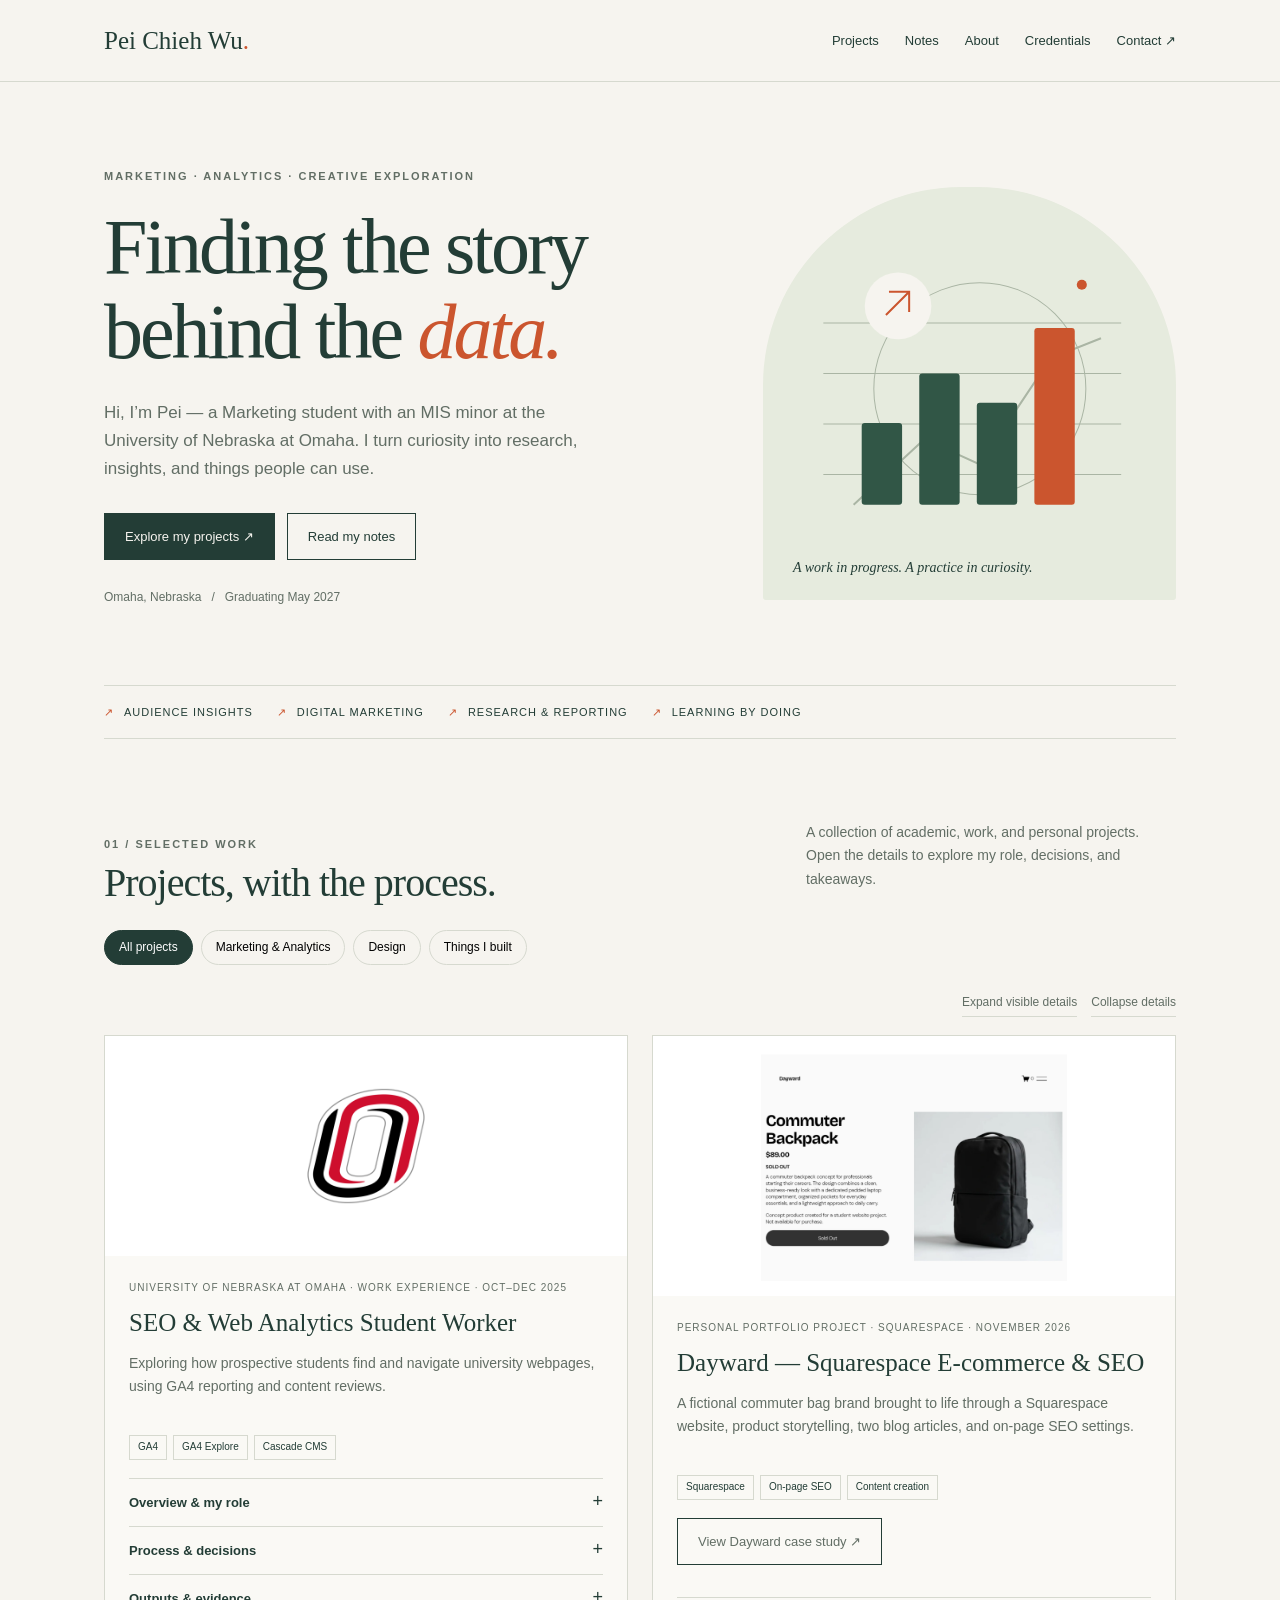
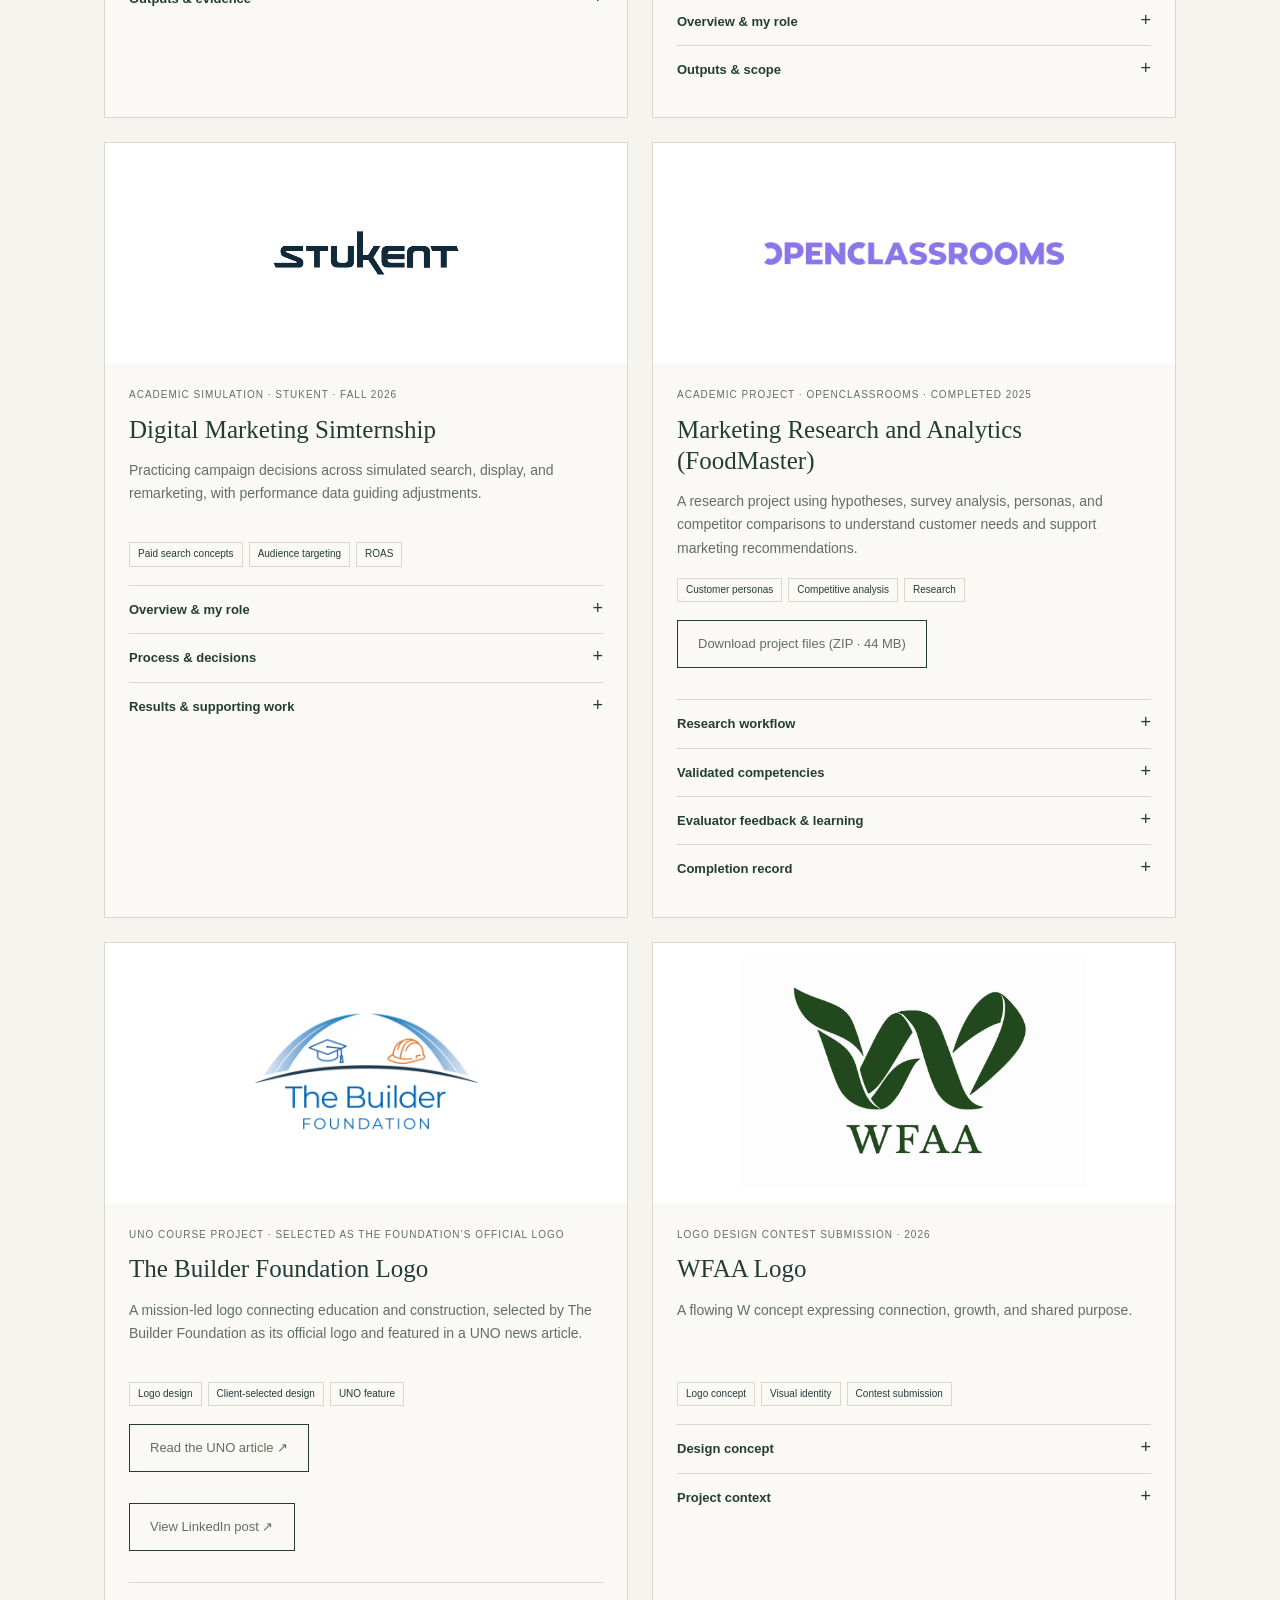
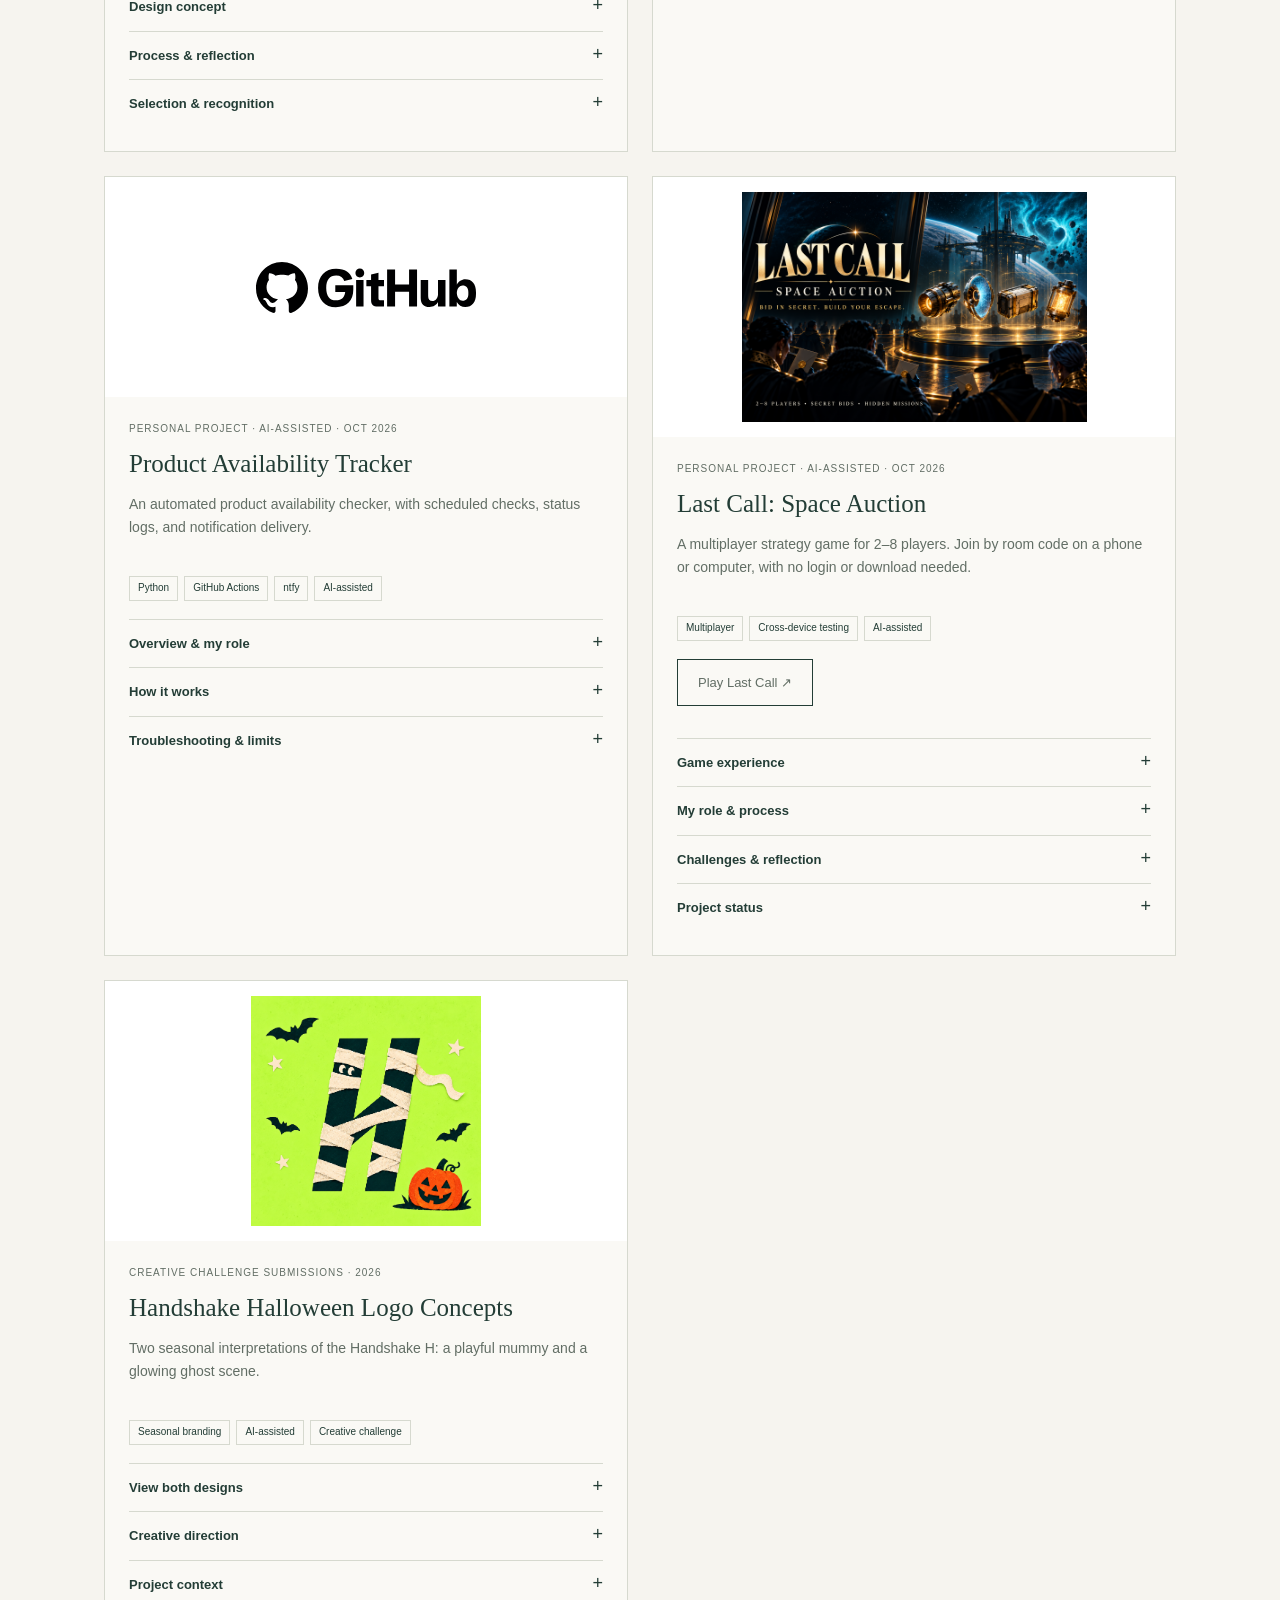
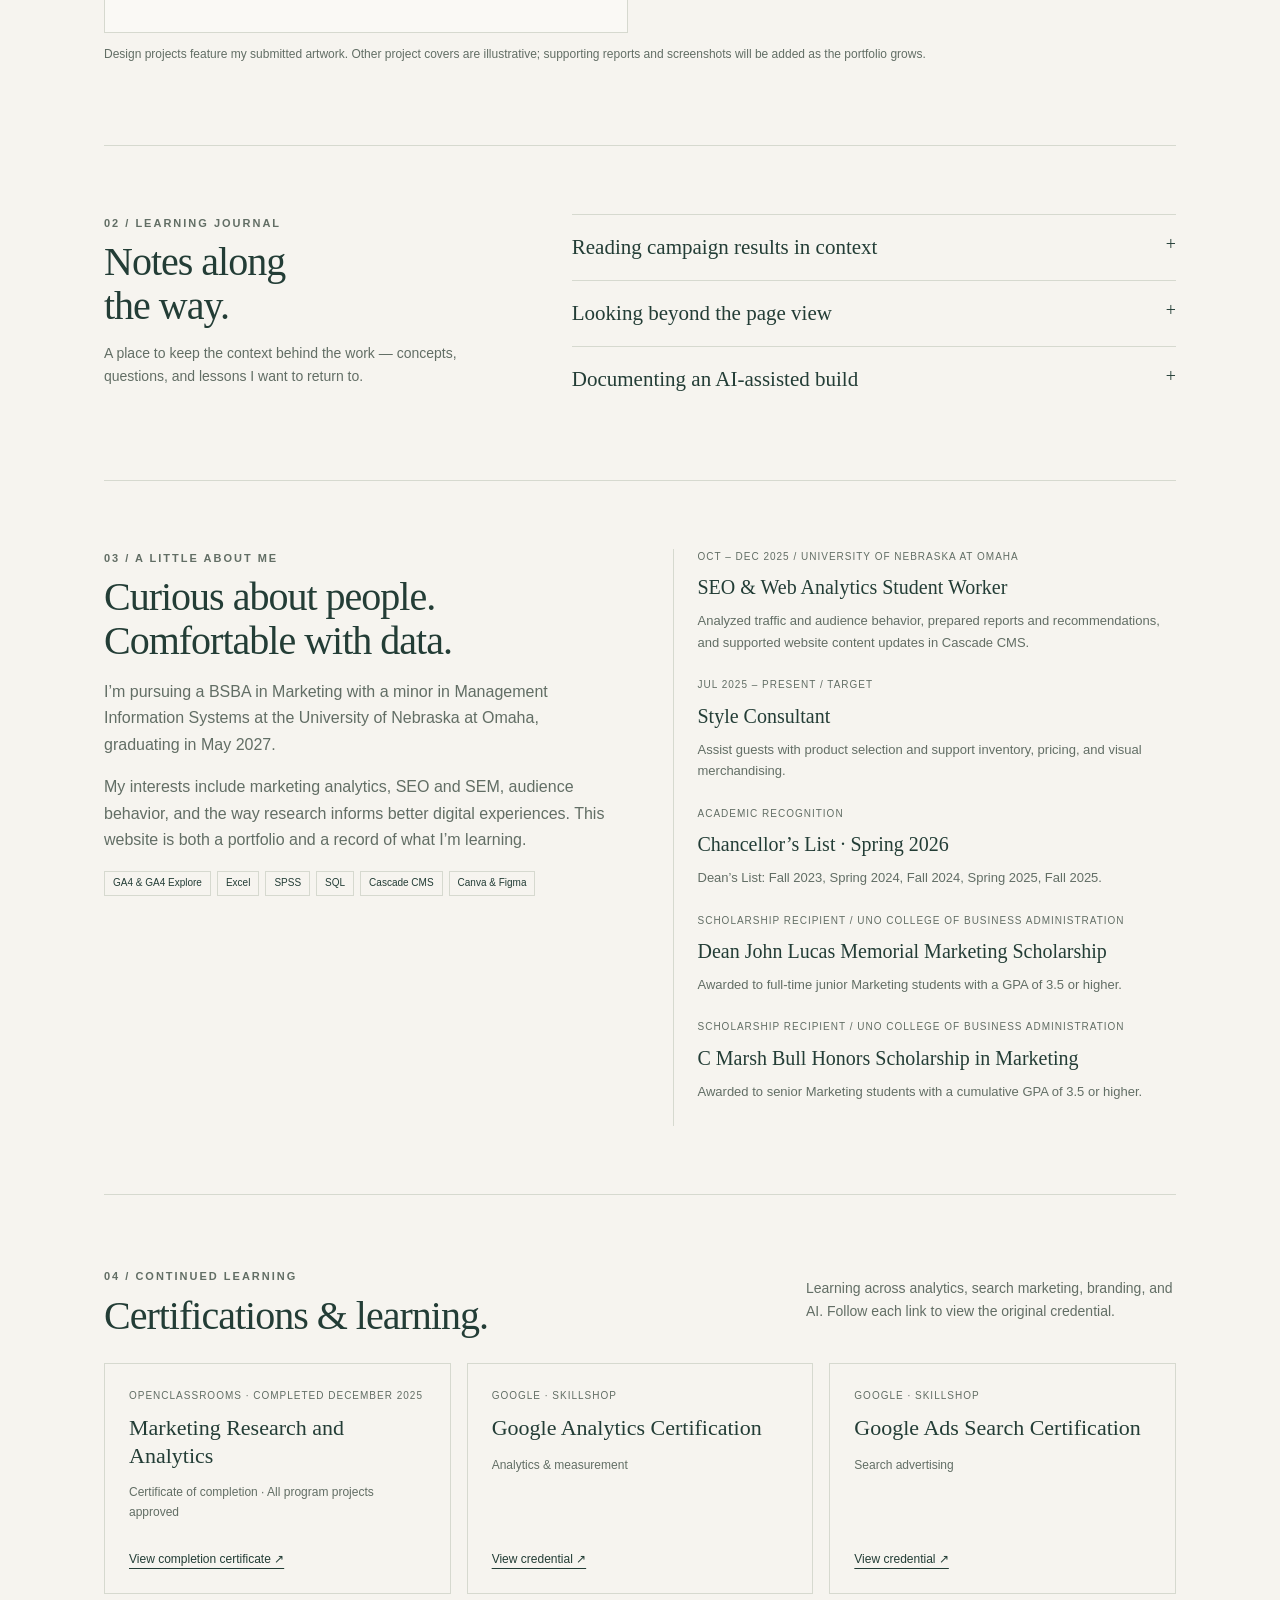
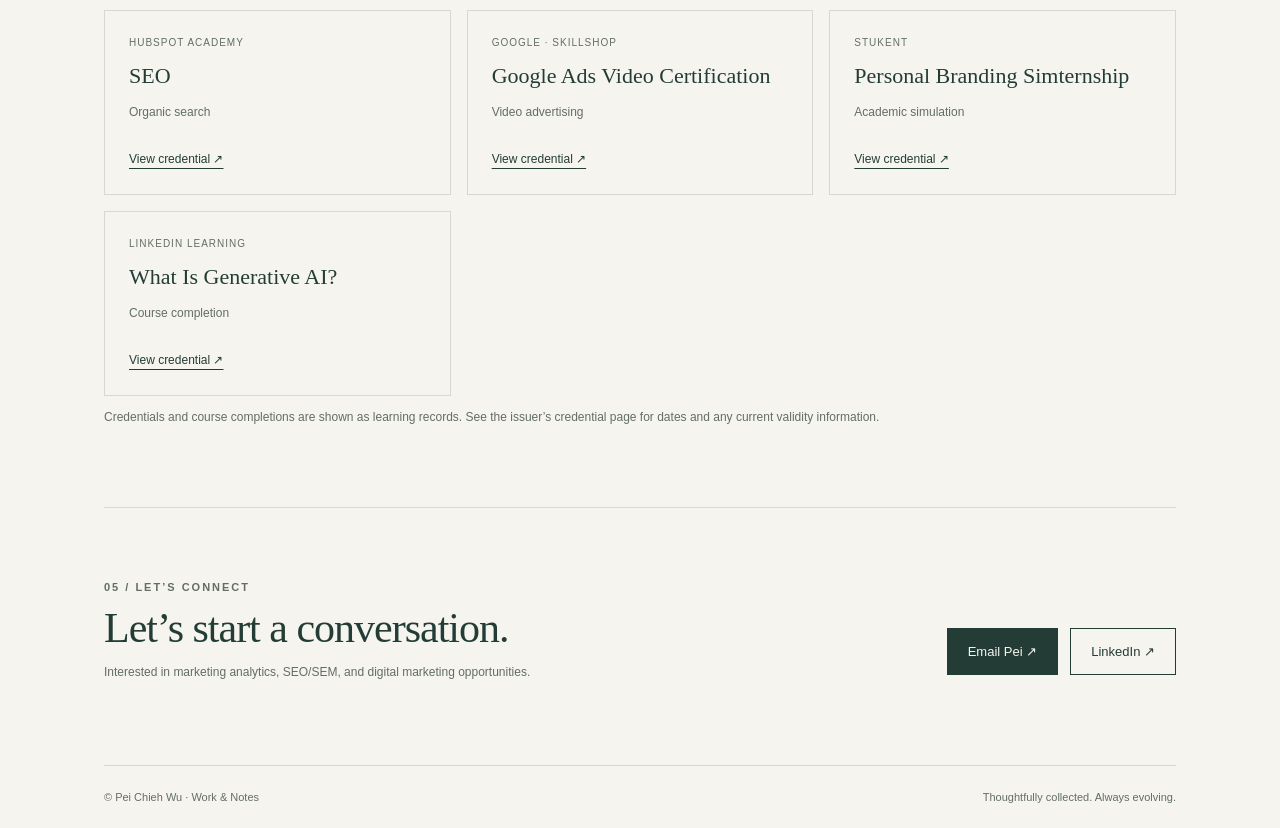
<file: index.html>
<!doctype html>
<html lang="en"><head><meta charset="utf-8"><meta name="viewport" content="width=device-width,initial-scale=1"><meta name="description" content="Pei Chieh Wu’s portfolio of marketing, analytics, SEO, and creative projects."><title>Pei Chieh Wu — Portfolio</title><link rel="stylesheet" href="styles.css"></head><body>
<header><nav class="nav" aria-label="Main navigation"><a class="brand" href="#home">Pei Chieh Wu<span style="color:var(--accent)">.</span></a><div class="navlinks"><a href="#work">Projects</a><a href="#notes">Notes</a><a href="#about">About</a><a href="#certifications">Credentials</a><a href="#contact">Contact ↗</a></div></nav></header>
<main><section class="hero" id="home"><div><div class="eyebrow">Marketing · Analytics · Creative exploration</div><h1>Finding the story<br>behind the <em>data.</em></h1><p class="intro">Hi, I’m Pei — a Marketing student with an MIS minor at the University of Nebraska at Omaha. I turn curiosity into research, insights, and things people can use.</p><div class="actions"><a class="btn primary" href="#work">Explore my projects ↗</a><a class="btn" href="#notes">Read my notes</a></div><p class="small" style="margin-top:28px">Omaha, Nebraska &nbsp; / &nbsp; Graduating May 2027</p></div><div class="art" aria-label="Abstract illustration connecting data, research, and ideas"><svg viewBox="0 0 360 340" role="img"><title>From observations to ideas</title><g stroke="#6e806a" fill="none" opacity=".5"><path d="M35 250H330M35 200H330M35 150H330M35 100H330"/><circle cx="190" cy="165" r="105"/><path d="M65 280L135 215L190 240L260 135L310 115" stroke-width="2"/></g><g fill="#315646"><rect x="73" y="199" width="40" height="81" rx="3"/><rect x="130" y="150" width="40" height="130" rx="3"/><rect x="187" y="179" width="40" height="101" rx="3"/></g><rect x="244" y="105" width="40" height="175" rx="3" fill="#cb552e"/><circle cx="109" cy="83" r="33" fill="#f6f4ef"/><path d="M97 92l23-23m-20 0h20v20" stroke="#cb552e" stroke-width="2" fill="none"/><circle cx="291" cy="62" r="5" fill="#cb552e"/></svg><span class="art-label">A work in progress. A practice in curiosity.</span></div></section>
<div class="strip"><span>Audience insights</span><span>Digital marketing</span><span>Research & reporting</span><span>Learning by doing</span></div>
<section class="section" id="work"><div class="section-head"><div><div class="eyebrow">01 / Selected work</div><h2>Projects, with the process.</h2></div><p>A collection of academic, work, and personal projects. Open the details to explore my role, decisions, and takeaways.</p></div><div class="filters" role="group" aria-label="Filter projects"><button class="filter" data-filter="all" aria-pressed="true">All projects</button><button class="filter" data-filter="marketing" aria-pressed="false">Marketing & Analytics</button><button class="filter" data-filter="design" aria-pressed="false">Design</button><button class="filter" data-filter="building" aria-pressed="false">Things I built</button></div><div class="details-tools"><button class="text-button" id="expand">Expand visible details</button><button class="text-button" id="collapse">Collapse details</button></div><div class="grid" id="projects"></div><p class="small">Design projects feature my submitted artwork. Other project covers are illustrative; supporting reports and screenshots will be added as the portfolio grows.</p></section>
<section class="section journal" id="notes"><div><div class="eyebrow">02 / Learning journal</div><h2>Notes along<br>the way.</h2><p>A place to keep the context behind the work — concepts, questions, and lessons I want to return to.</p></div><div><details class="note"><summary>Reading campaign results in context</summary><p>In an academic advertising simulation, I practiced comparing clicks, conversions, revenue, and ROAS. A useful review connects each metric to the campaign objective and the budget used, rather than judging success from one number alone.</p><p><strong>Questions to revisit:</strong> What changed between rounds? Which keywords underperformed? What evidence supported the next budget decision?</p></details><details class="note"><summary>Looking beyond the page view</summary><p>My UNO student worker role included using GA4 Explore to examine user paths and application funnels. This provided a way to investigate how visitors moved through university webpages alongside reviewing traffic and engagement reports.</p><p><strong>Questions to revisit:</strong> What was the audience trying to do? Where did a path end? What could the data show, and what would require further investigation?</p></details><details class="note"><summary>Documenting an AI-assisted build</summary><p>My personal projects include an AI-assisted availability tracker and multiplayer game. A clear project record separates the goal, AI assistance, my own testing and decisions, and the limitations of the final result.</p><p><strong>Questions to revisit:</strong> What did I ask the tool to build? What did I test myself? Which issues did I identify and how were they addressed?</p></details></div></section>
<section class="section about" id="about"><div><div class="eyebrow">03 / A little about me</div><h2>Curious about people.<br>Comfortable with data.</h2><p>I’m pursuing a BSBA in Marketing with a minor in Management Information Systems at the University of Nebraska at Omaha, graduating in May 2027.</p><p>My interests include marketing analytics, SEO and SEM, audience behavior, and the way research informs better digital experiences. This website is both a portfolio and a record of what I’m learning.</p><div class="tags"><span class="tag">GA4 & GA4 Explore</span><span class="tag">Excel</span><span class="tag">SPSS</span><span class="tag">SQL</span><span class="tag">Cascade CMS</span><span class="tag">Canva & Figma</span></div></div><div class="timeline"><article><div class="meta">Oct – Dec 2025 / University of Nebraska at Omaha</div><h3>SEO & Web Analytics Student Worker</h3><p>Analyzed traffic and audience behavior, prepared reports and recommendations, and supported website content updates in Cascade CMS.</p></article><article><div class="meta">Jul 2025 – Present / Target</div><h3>Style Consultant</h3><p>Assist guests with product selection and support inventory, pricing, and visual merchandising.</p></article><article><div class="meta">Academic recognition</div><h3>Chancellor’s List · Spring 2026</h3><p>Dean’s List: Fall 2023, Spring 2024, Fall 2024, Spring 2025, Fall 2025.</p></article><article><div class="meta">Scholarship recipient / UNO College of Business Administration</div><h3>Dean John Lucas Memorial Marketing Scholarship</h3><p>Awarded to full-time junior Marketing students with a GPA of 3.5 or higher.</p></article><article><div class="meta">Scholarship recipient / UNO College of Business Administration</div><h3>C Marsh Bull Honors Scholarship in Marketing</h3><p>Awarded to senior Marketing students with a cumulative GPA of 3.5 or higher.</p></article></div></section>
<section class="section" id="certifications"><div class="section-head"><div><div class="eyebrow">04 / Continued learning</div><h2>Certifications & learning.</h2></div><p>Learning across analytics, search marketing, branding, and AI. Follow each link to view the original credential.</p></div><div class="cert-grid"><article class="cert"><div class="meta">OpenClassrooms · Completed December 2025</div><h3>Marketing Research and Analytics</h3><p class="small">Certificate of completion · All program projects approved</p><a href="assets/openclassrooms-proof-of-completion.pdf" target="_blank" rel="noopener noreferrer">View completion certificate ↗</a></article><article class="cert"><div class="meta">Google · Skillshop</div><h3>Google Analytics Certification</h3><p class="small">Analytics &amp; measurement</p><a href="https://skillshop.credential.net/4199f4f9-604d-4de9-8dc0-0f225ee7c54f#acc.y23cJfCr" target="_blank" rel="noopener noreferrer">View credential ↗</a></article><article class="cert"><div class="meta">Google · Skillshop</div><h3>Google Ads Search Certification</h3><p class="small">Search advertising</p><a href="https://skillshop.credential.net/eba27053-7b1c-4f34-9533-18726108dbb3#acc.1R6XTUoJ" target="_blank" rel="noopener noreferrer">View credential ↗</a></article><article class="cert"><div class="meta">HubSpot Academy</div><h3>SEO</h3><p class="small">Organic search</p><a href="https://app-na2.hubspot.com/academy/achievements/dwv4c2r6/en/1/pei-chieh-wu/seo" target="_blank" rel="noopener noreferrer">View credential ↗</a></article><article class="cert"><div class="meta">Google · Skillshop</div><h3>Google Ads Video Certification</h3><p class="small">Video advertising</p><a href="https://skillshop.credential.net/40137167-3b7d-4861-be7a-61d8b9899269#acc.6IKcSkHa" target="_blank" rel="noopener noreferrer">View credential ↗</a></article><article class="cert"><div class="meta">Stukent</div><h3>Personal Branding Simternship</h3><p class="small">Academic simulation</p><a href="https://apif.stukent.com/certifications/v1/7906081f-9d35-476e-b2c1-8765a90cd79d/1c6339f5-695c-4872-90aa-14b3bb92fa93" target="_blank" rel="noopener noreferrer">View credential ↗</a></article><article class="cert"><div class="meta">LinkedIn Learning</div><h3>What Is Generative AI?</h3><p class="small">Course completion</p><a href="https://www.linkedin.com/learning/certificates/02b01a6e468087a6eb352c52400ce5a7f97cba3695ac5916e313df799fad20ce?trk=share_certificate" target="_blank" rel="noopener noreferrer">View credential ↗</a></article></div><p class="small">Credentials and course completions are shown as learning records. See the issuer’s credential page for dates and any current validity information.</p></section>
<section class="contact" id="contact"><div><div class="eyebrow">05 / Let’s connect</div><h2>Let’s start a conversation.</h2><p class="small">Interested in marketing analytics, SEO/SEM, and digital marketing opportunities.</p></div><div class="actions" style="flex-wrap:wrap"><a class="btn primary" href="mailto:pjpj2703@gmail.com">Email Pei ↗</a><a class="btn" href="https://www.linkedin.com/in/pei-chieh-wu" target="_blank" rel="noopener noreferrer">LinkedIn ↗</a></div></section><footer class="footer"><span>© Pei Chieh Wu · Work & Notes</span><span>Thoughtfully collected. Always evolving.</span></footer></main>
<script src="projects.js"></script><script src="site.js"></script></body></html>
</file>
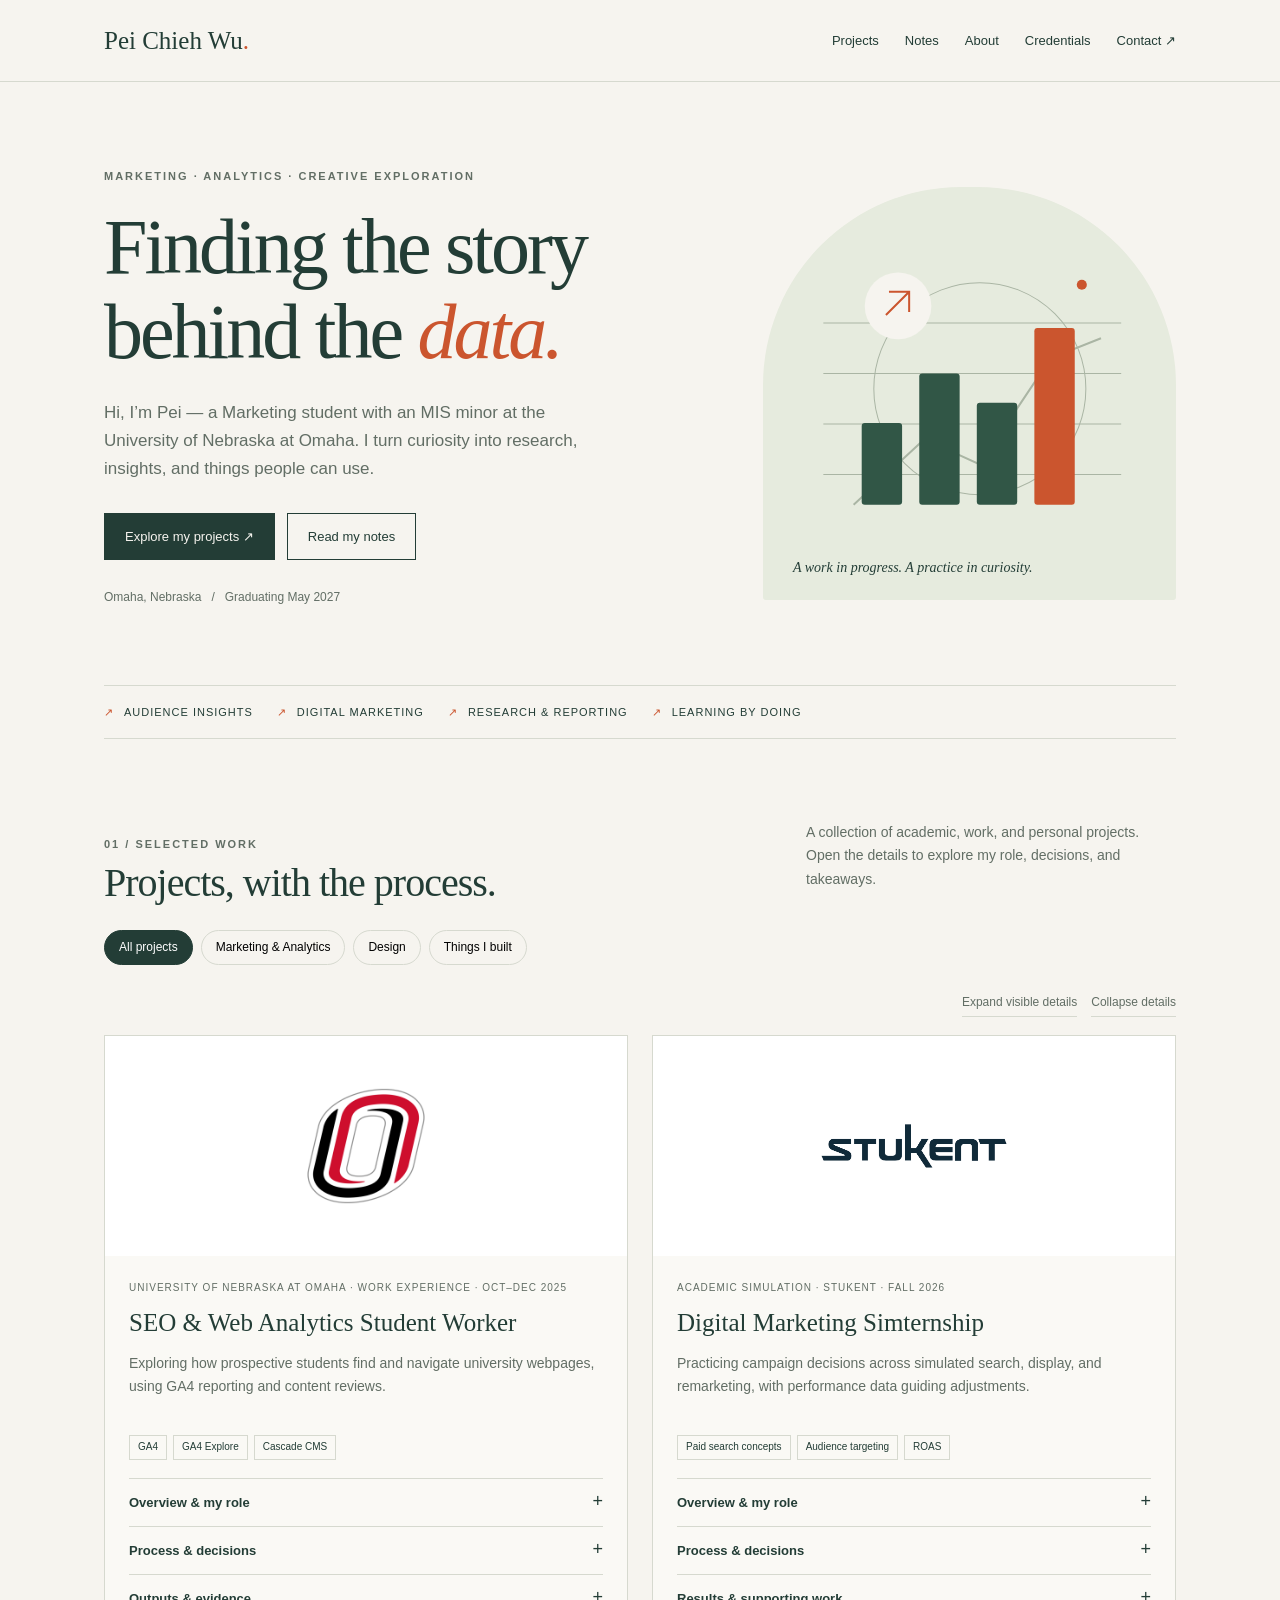
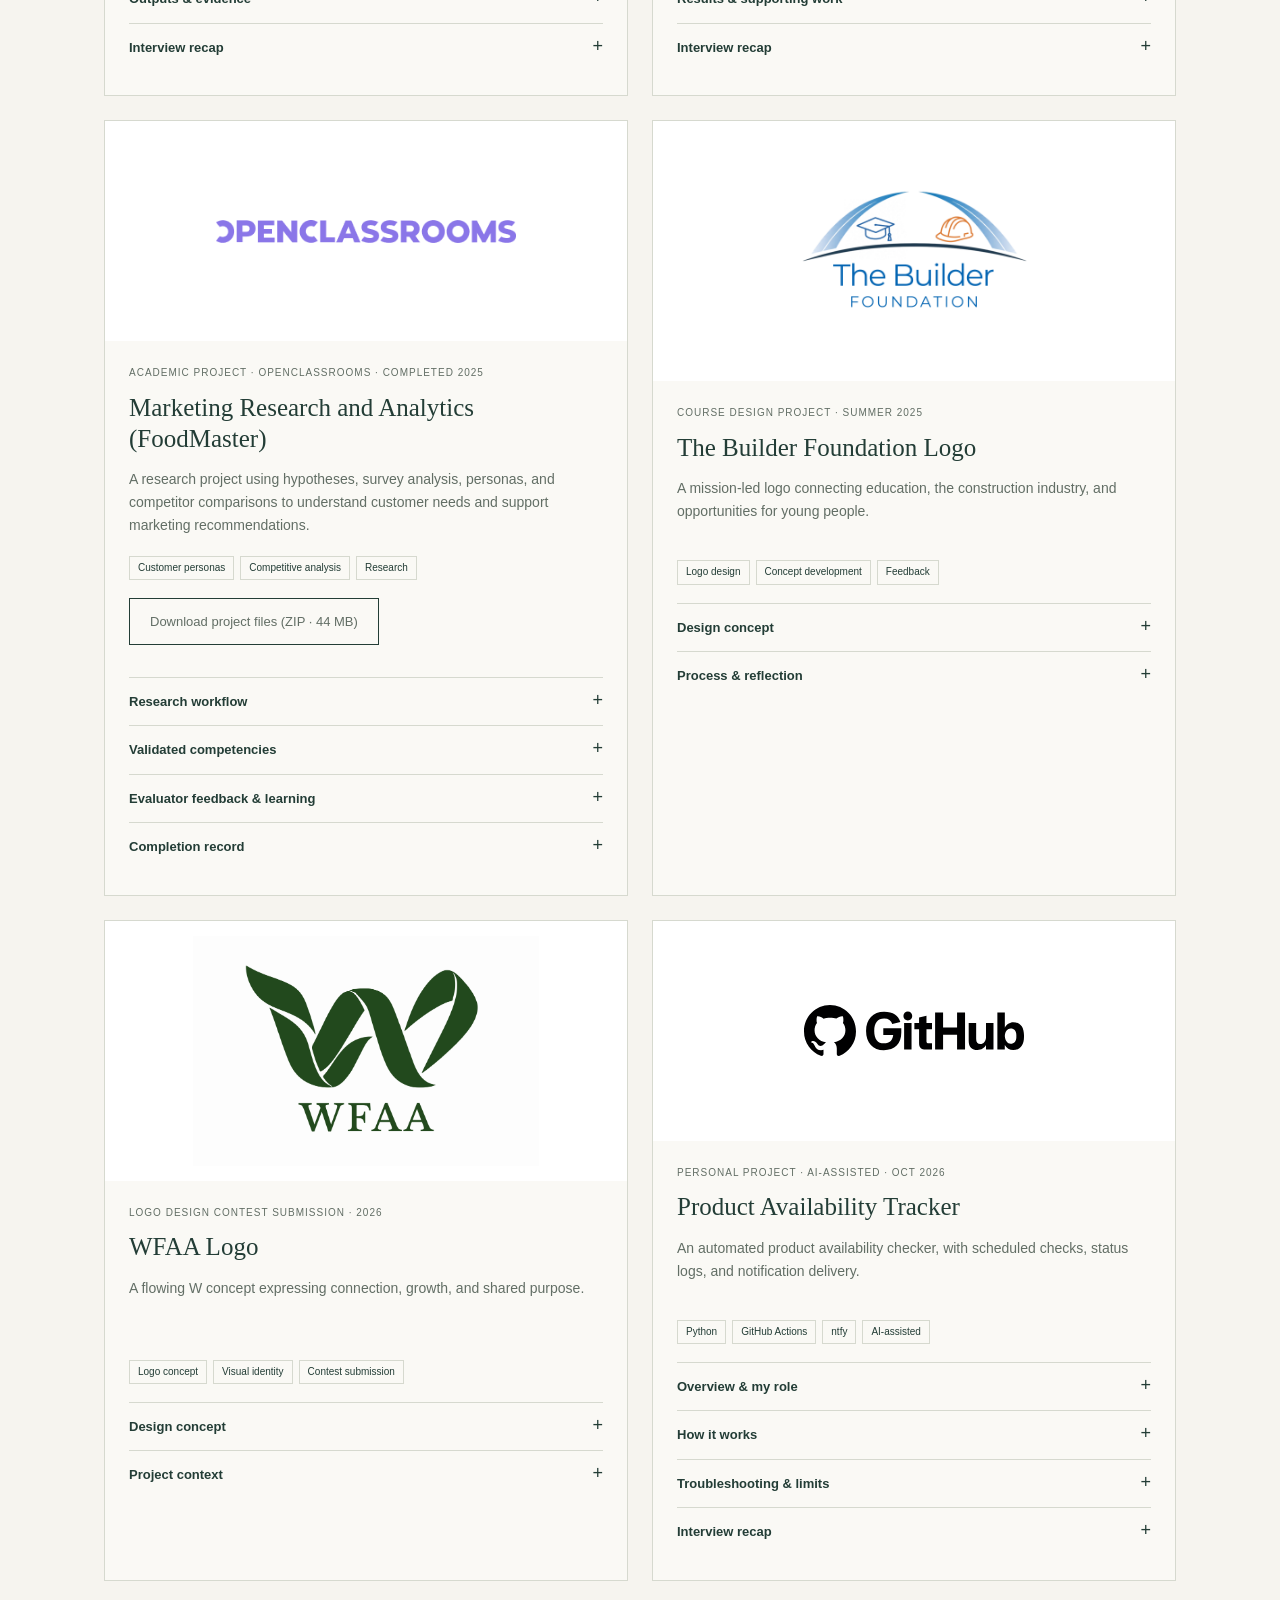
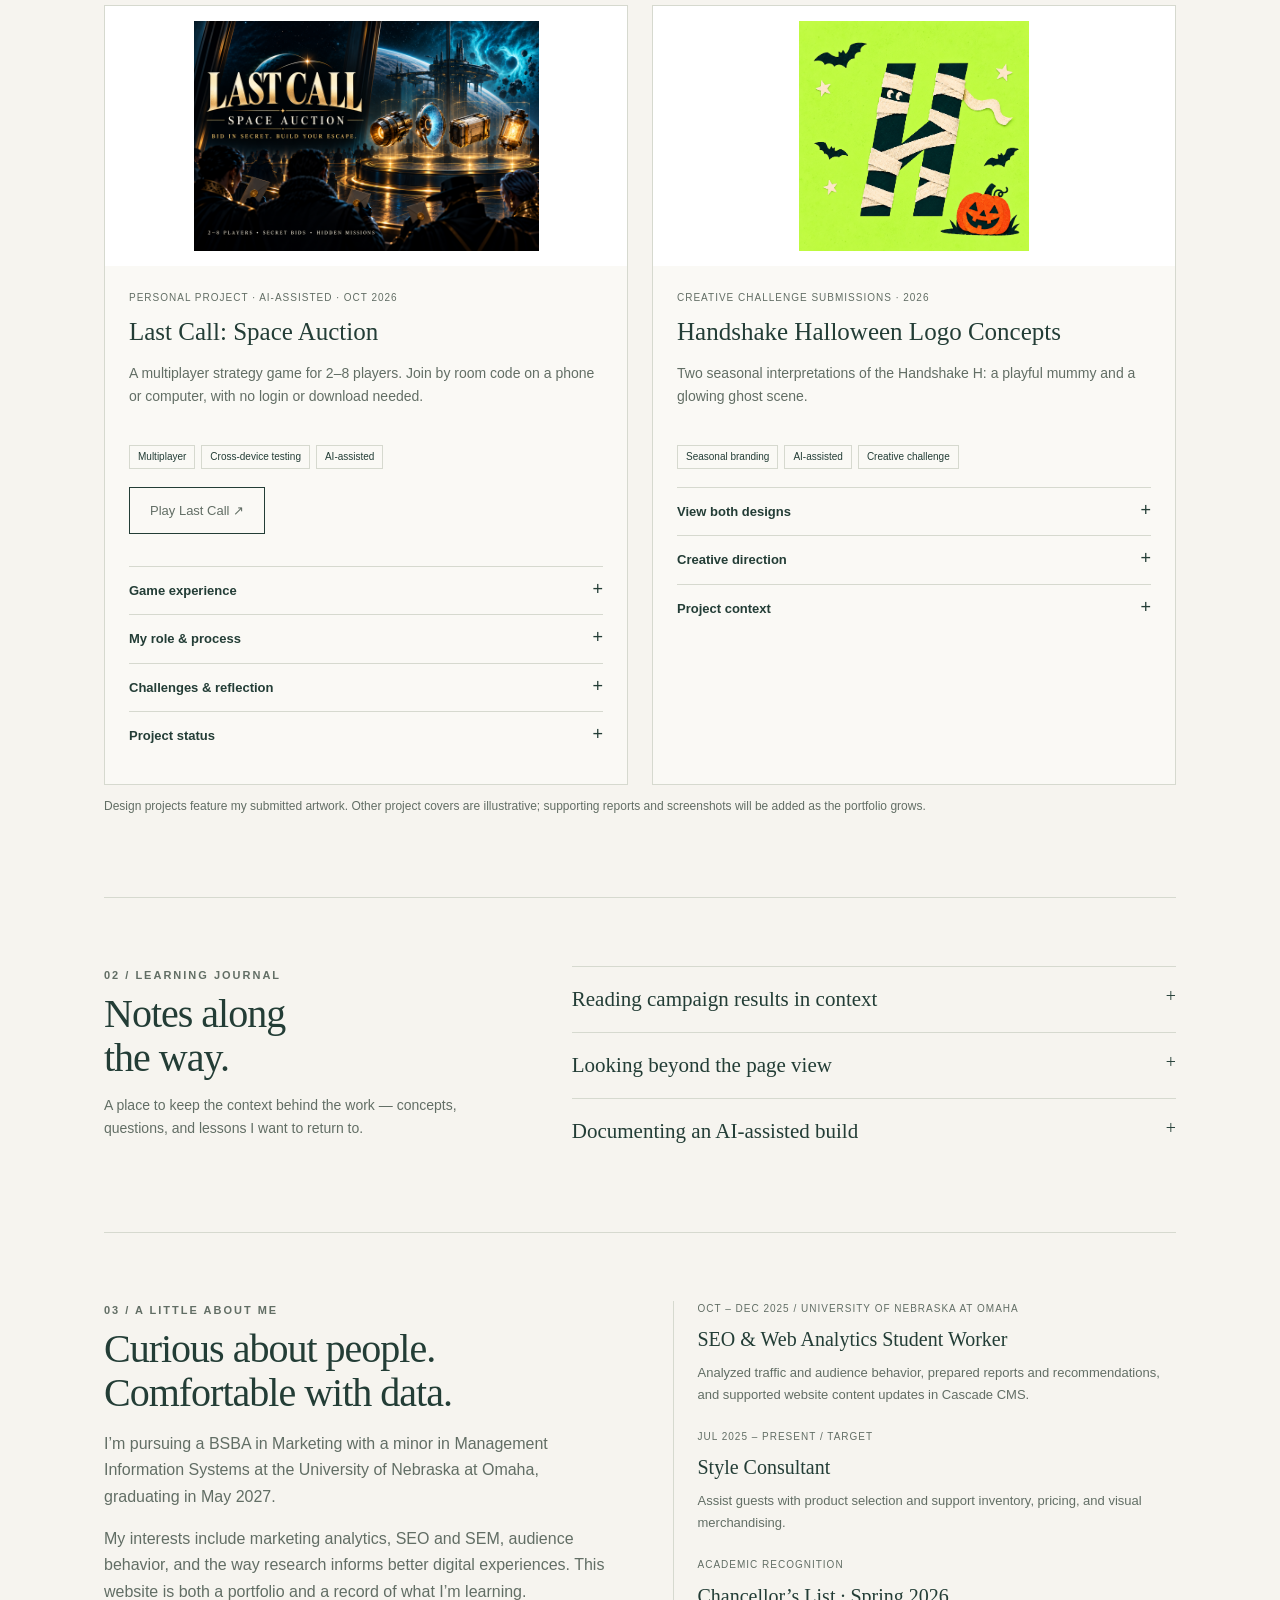
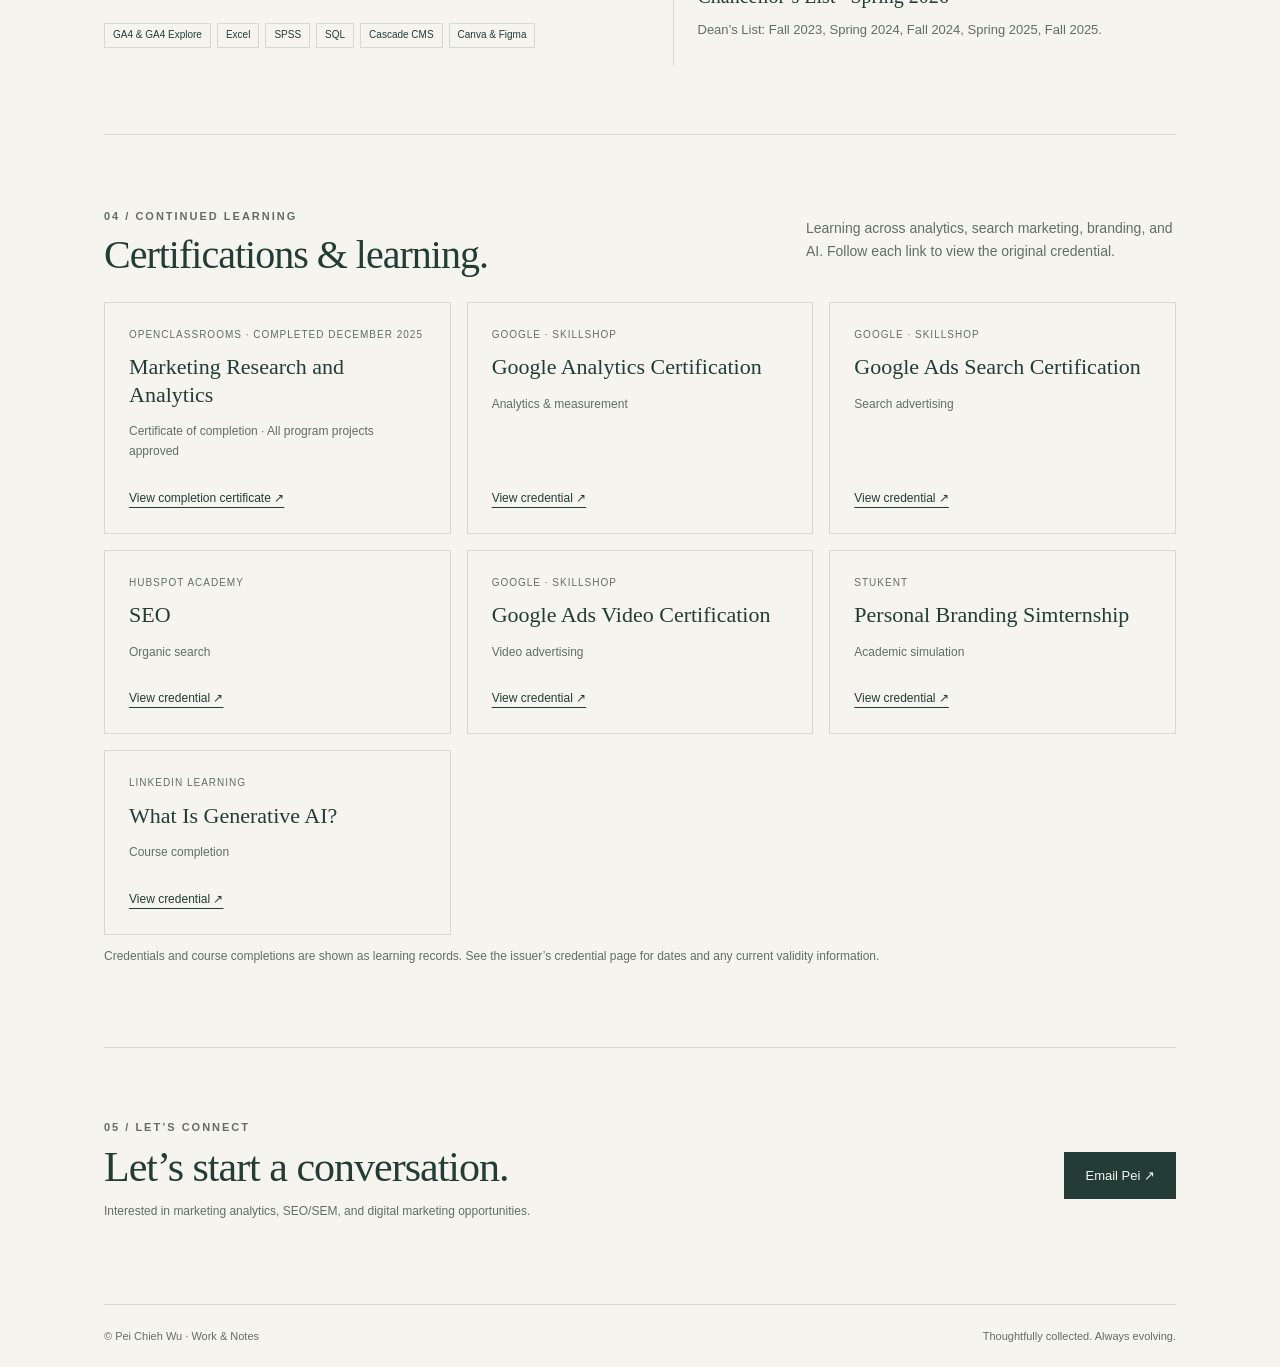
<file: Pei_GitHub_Pages_Ready/index.html>
<!doctype html>
<html lang="en"><head><meta charset="utf-8"><meta name="viewport" content="width=device-width,initial-scale=1"><meta name="description" content="Pei Chieh Wu — marketing, analytics, and a journal of learning by doing."><title>Pei Chieh Wu — Work & Notes</title><link rel="stylesheet" href="styles.css"></head><body>
<header><nav class="nav" aria-label="Main navigation"><a class="brand" href="#home">Pei Chieh Wu<span style="color:var(--accent)">.</span></a><div class="navlinks"><a href="#work">Projects</a><a href="#notes">Notes</a><a href="#about">About</a><a href="#certifications">Credentials</a><a href="#contact">Contact ↗</a></div></nav></header>
<main><section class="hero" id="home"><div><div class="eyebrow">Marketing · Analytics · Creative exploration</div><h1>Finding the story<br>behind the <em>data.</em></h1><p class="intro">Hi, I’m Pei — a Marketing student with an MIS minor at the University of Nebraska at Omaha. I turn curiosity into research, insights, and things people can use.</p><div class="actions"><a class="btn primary" href="#work">Explore my projects ↗</a><a class="btn" href="#notes">Read my notes</a></div><p class="small" style="margin-top:28px">Omaha, Nebraska &nbsp; / &nbsp; Graduating May 2027</p></div><div class="art" aria-label="Abstract illustration connecting data, research, and ideas"><svg viewBox="0 0 360 340" role="img"><title>From observations to ideas</title><g stroke="#6e806a" fill="none" opacity=".5"><path d="M35 250H330M35 200H330M35 150H330M35 100H330"/><circle cx="190" cy="165" r="105"/><path d="M65 280L135 215L190 240L260 135L310 115" stroke-width="2"/></g><g fill="#315646"><rect x="73" y="199" width="40" height="81" rx="3"/><rect x="130" y="150" width="40" height="130" rx="3"/><rect x="187" y="179" width="40" height="101" rx="3"/></g><rect x="244" y="105" width="40" height="175" rx="3" fill="#cb552e"/><circle cx="109" cy="83" r="33" fill="#f6f4ef"/><path d="M97 92l23-23m-20 0h20v20" stroke="#cb552e" stroke-width="2" fill="none"/><circle cx="291" cy="62" r="5" fill="#cb552e"/></svg><span class="art-label">A work in progress. A practice in curiosity.</span></div></section>
<div class="strip"><span>Audience insights</span><span>Digital marketing</span><span>Research & reporting</span><span>Learning by doing</span></div>
<section class="section" id="work"><div class="section-head"><div><div class="eyebrow">01 / Selected work</div><h2>Projects, with the process.</h2></div><p>A collection of academic, work, and personal projects. Open the details to explore my role, decisions, and takeaways.</p></div><div class="filters" role="group" aria-label="Filter projects"><button class="filter" data-filter="all" aria-pressed="true">All projects</button><button class="filter" data-filter="marketing" aria-pressed="false">Marketing & Analytics</button><button class="filter" data-filter="design" aria-pressed="false">Design</button><button class="filter" data-filter="building" aria-pressed="false">Things I built</button></div><div class="details-tools"><button class="text-button" id="expand">Expand visible details</button><button class="text-button" id="collapse">Collapse details</button></div><div class="grid" id="projects"></div><p class="small">Design projects feature my submitted artwork. Other project covers are illustrative; supporting reports and screenshots will be added as the portfolio grows.</p></section>
<section class="section journal" id="notes"><div><div class="eyebrow">02 / Learning journal</div><h2>Notes along<br>the way.</h2><p>A place to keep the context behind the work — concepts, questions, and lessons I want to return to.</p></div><div><details class="note"><summary>Reading campaign results in context</summary><p>In an academic advertising simulation, I practiced comparing clicks, conversions, revenue, and ROAS. A useful review connects each metric to the campaign objective and the budget used, rather than judging success from one number alone.</p><p><strong>Questions to revisit:</strong> What changed between rounds? Which keywords underperformed? What evidence supported the next budget decision?</p></details><details class="note"><summary>Looking beyond the page view</summary><p>My UNO student worker role included using GA4 Explore to examine user paths and application funnels. This provided a way to investigate how visitors moved through university webpages alongside reviewing traffic and engagement reports.</p><p><strong>Questions to revisit:</strong> What was the audience trying to do? Where did a path end? What could the data show, and what would require further investigation?</p></details><details class="note"><summary>Documenting an AI-assisted build</summary><p>My personal projects include an AI-assisted availability tracker and multiplayer game. A clear project record separates the goal, AI assistance, my own testing and decisions, and the limitations of the final result.</p><p><strong>Questions to revisit:</strong> What did I ask the tool to build? What did I test myself? Which issues did I identify and how were they addressed?</p></details></div></section>
<section class="section about" id="about"><div><div class="eyebrow">03 / A little about me</div><h2>Curious about people.<br>Comfortable with data.</h2><p>I’m pursuing a BSBA in Marketing with a minor in Management Information Systems at the University of Nebraska at Omaha, graduating in May 2027.</p><p>My interests include marketing analytics, SEO and SEM, audience behavior, and the way research informs better digital experiences. This website is both a portfolio and a record of what I’m learning.</p><div class="tags"><span class="tag">GA4 & GA4 Explore</span><span class="tag">Excel</span><span class="tag">SPSS</span><span class="tag">SQL</span><span class="tag">Cascade CMS</span><span class="tag">Canva & Figma</span></div></div><div class="timeline"><article><div class="meta">Oct – Dec 2025 / University of Nebraska at Omaha</div><h3>SEO & Web Analytics Student Worker</h3><p>Analyzed traffic and audience behavior, prepared reports and recommendations, and supported website content updates in Cascade CMS.</p></article><article><div class="meta">Jul 2025 – Present / Target</div><h3>Style Consultant</h3><p>Assist guests with product selection and support inventory, pricing, and visual merchandising.</p></article><article><div class="meta">Academic recognition</div><h3>Chancellor’s List · Spring 2026</h3><p>Dean’s List: Fall 2023, Spring 2024, Fall 2024, Spring 2025, Fall 2025.</p></article></div></section>
<section class="section" id="certifications"><div class="section-head"><div><div class="eyebrow">04 / Continued learning</div><h2>Certifications & learning.</h2></div><p>Learning across analytics, search marketing, branding, and AI. Follow each link to view the original credential.</p></div><div class="cert-grid"><article class="cert"><div class="meta">OpenClassrooms · Completed December 2025</div><h3>Marketing Research and Analytics</h3><p class="small">Certificate of completion · All program projects approved</p><a href="assets/openclassrooms-proof-of-completion.pdf" target="_blank" rel="noopener noreferrer">View completion certificate ↗</a></article><article class="cert"><div class="meta">Google · Skillshop</div><h3>Google Analytics Certification</h3><p class="small">Analytics &amp; measurement</p><a href="https://skillshop.credential.net/4199f4f9-604d-4de9-8dc0-0f225ee7c54f#acc.y23cJfCr" target="_blank" rel="noopener noreferrer">View credential ↗</a></article><article class="cert"><div class="meta">Google · Skillshop</div><h3>Google Ads Search Certification</h3><p class="small">Search advertising</p><a href="https://skillshop.credential.net/eba27053-7b1c-4f34-9533-18726108dbb3#acc.1R6XTUoJ" target="_blank" rel="noopener noreferrer">View credential ↗</a></article><article class="cert"><div class="meta">HubSpot Academy</div><h3>SEO</h3><p class="small">Organic search</p><a href="https://app-na2.hubspot.com/academy/achievements/dwv4c2r6/en/1/pei-chieh-wu/seo" target="_blank" rel="noopener noreferrer">View credential ↗</a></article><article class="cert"><div class="meta">Google · Skillshop</div><h3>Google Ads Video Certification</h3><p class="small">Video advertising</p><a href="https://skillshop.credential.net/40137167-3b7d-4861-be7a-61d8b9899269#acc.6IKcSkHa" target="_blank" rel="noopener noreferrer">View credential ↗</a></article><article class="cert"><div class="meta">Stukent</div><h3>Personal Branding Simternship</h3><p class="small">Academic simulation</p><a href="https://apif.stukent.com/certifications/v1/7906081f-9d35-476e-b2c1-8765a90cd79d/1c6339f5-695c-4872-90aa-14b3bb92fa93" target="_blank" rel="noopener noreferrer">View credential ↗</a></article><article class="cert"><div class="meta">LinkedIn Learning</div><h3>What Is Generative AI?</h3><p class="small">Course completion</p><a href="https://www.linkedin.com/learning/certificates/02b01a6e468087a6eb352c52400ce5a7f97cba3695ac5916e313df799fad20ce?trk=share_certificate" target="_blank" rel="noopener noreferrer">View credential ↗</a></article></div><p class="small">Credentials and course completions are shown as learning records. See the issuer’s credential page for dates and any current validity information.</p></section>
<section class="contact" id="contact"><div><div class="eyebrow">05 / Let’s connect</div><h2>Let’s start a conversation.</h2><p class="small">Interested in marketing analytics, SEO/SEM, and digital marketing opportunities.</p></div><a class="btn primary" href="mailto:pjpj2703@gmail.com">Email Pei ↗</a></section><footer class="footer"><span>© Pei Chieh Wu · Work & Notes</span><span>Thoughtfully collected. Always evolving.</span></footer></main>
<script src="projects.js"></script><script src="site.js"></script></body></html>
</file>
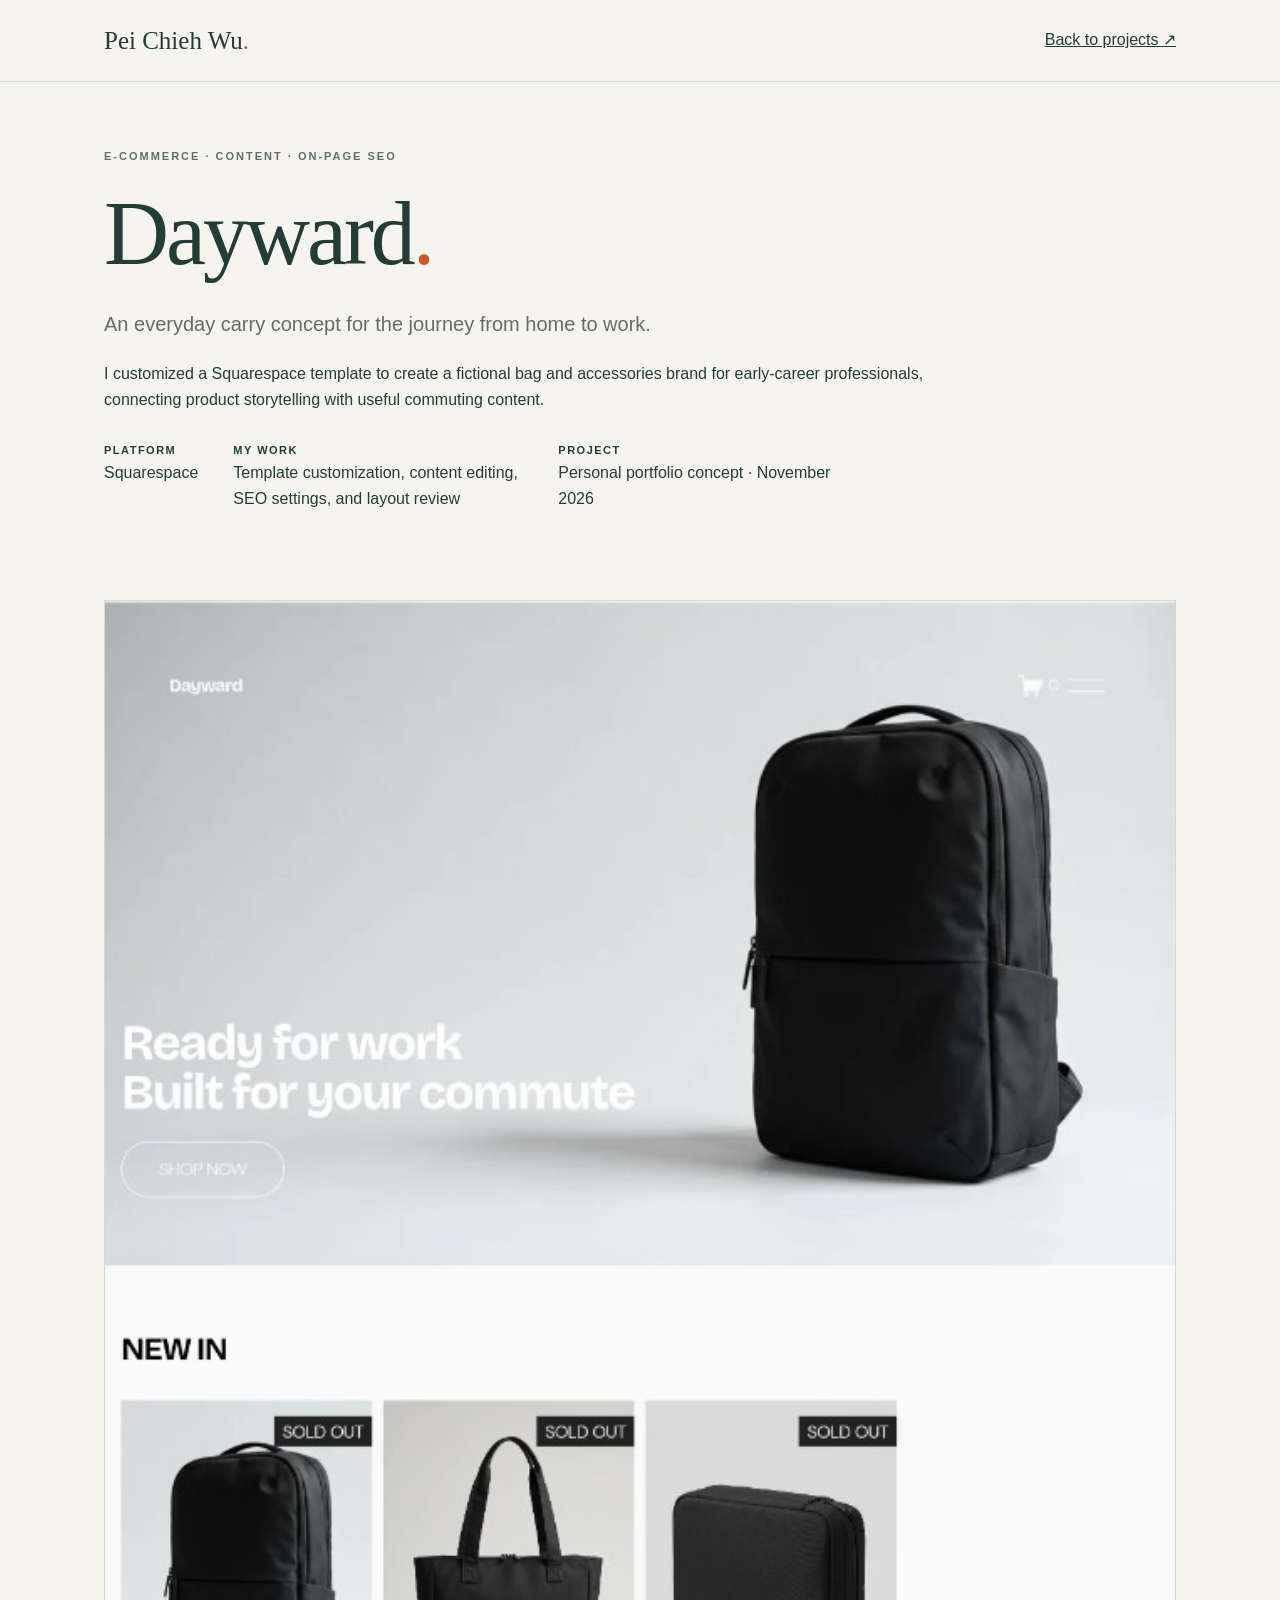
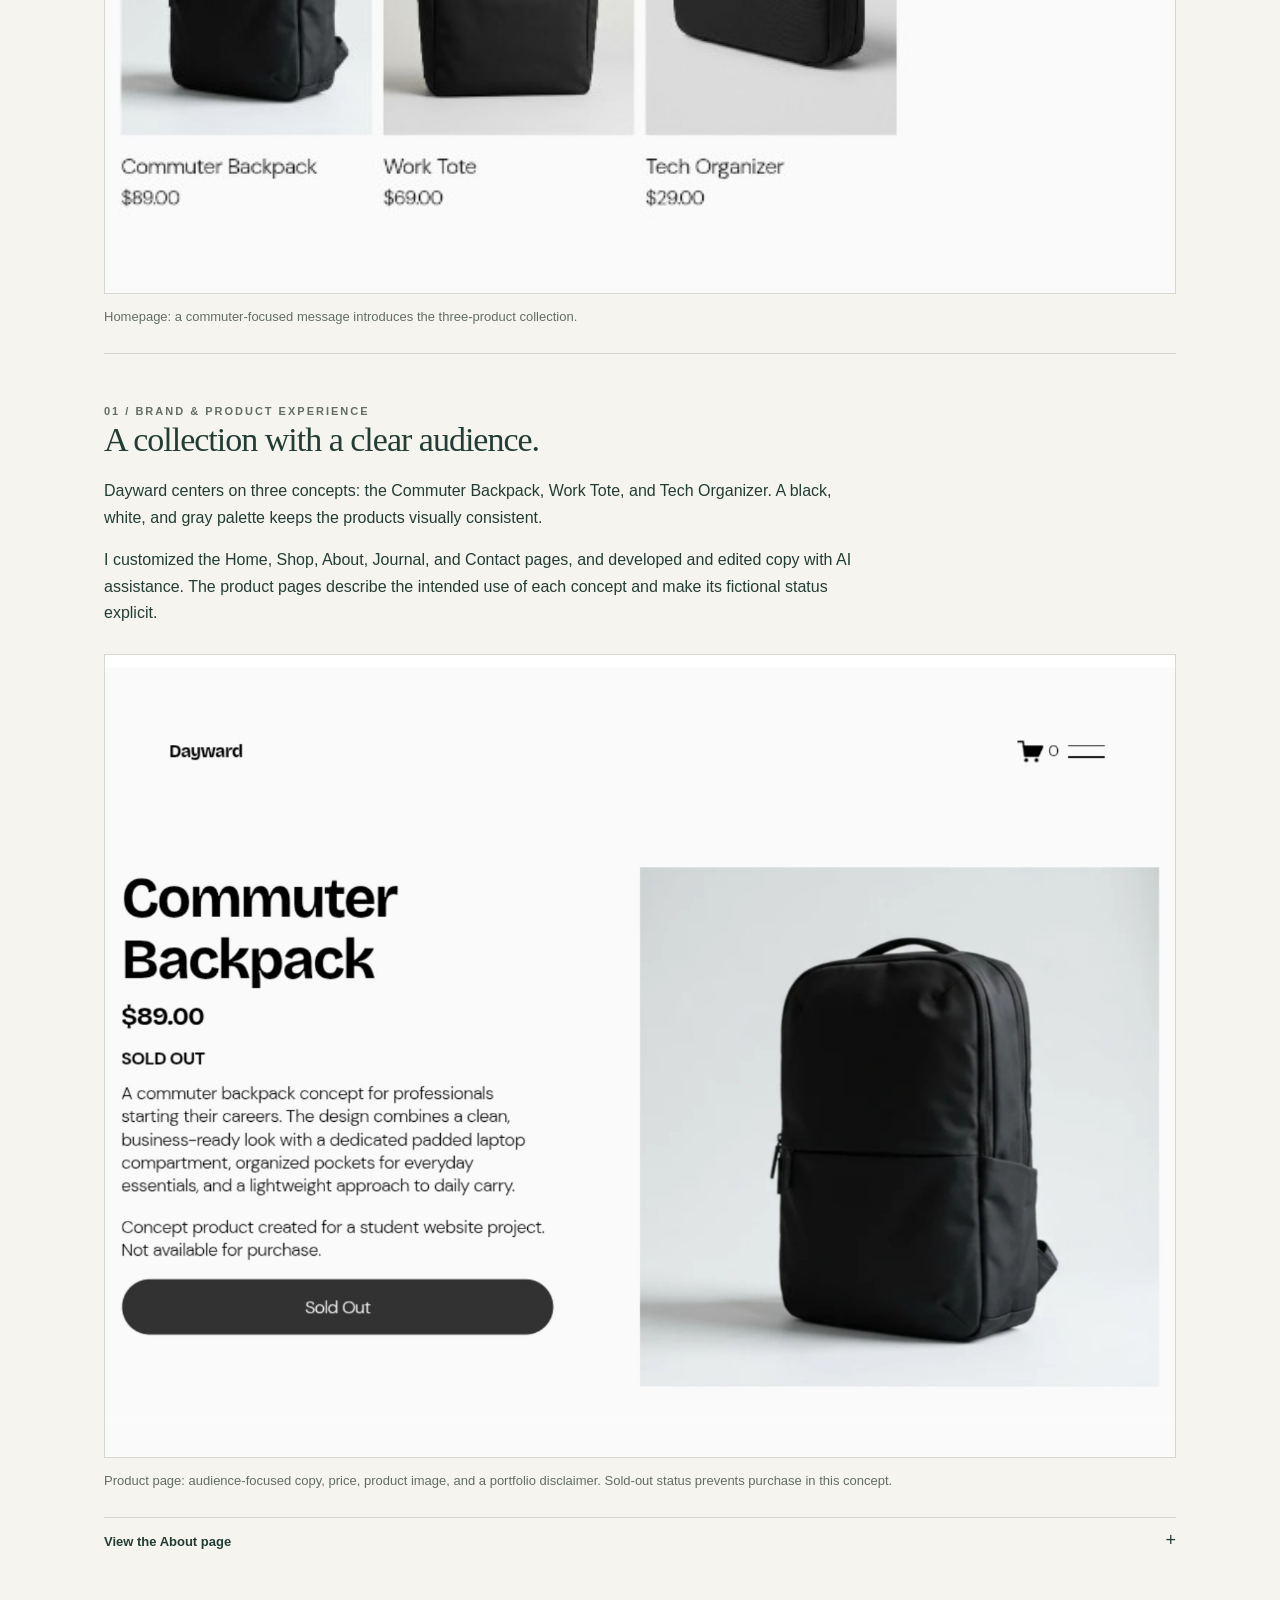
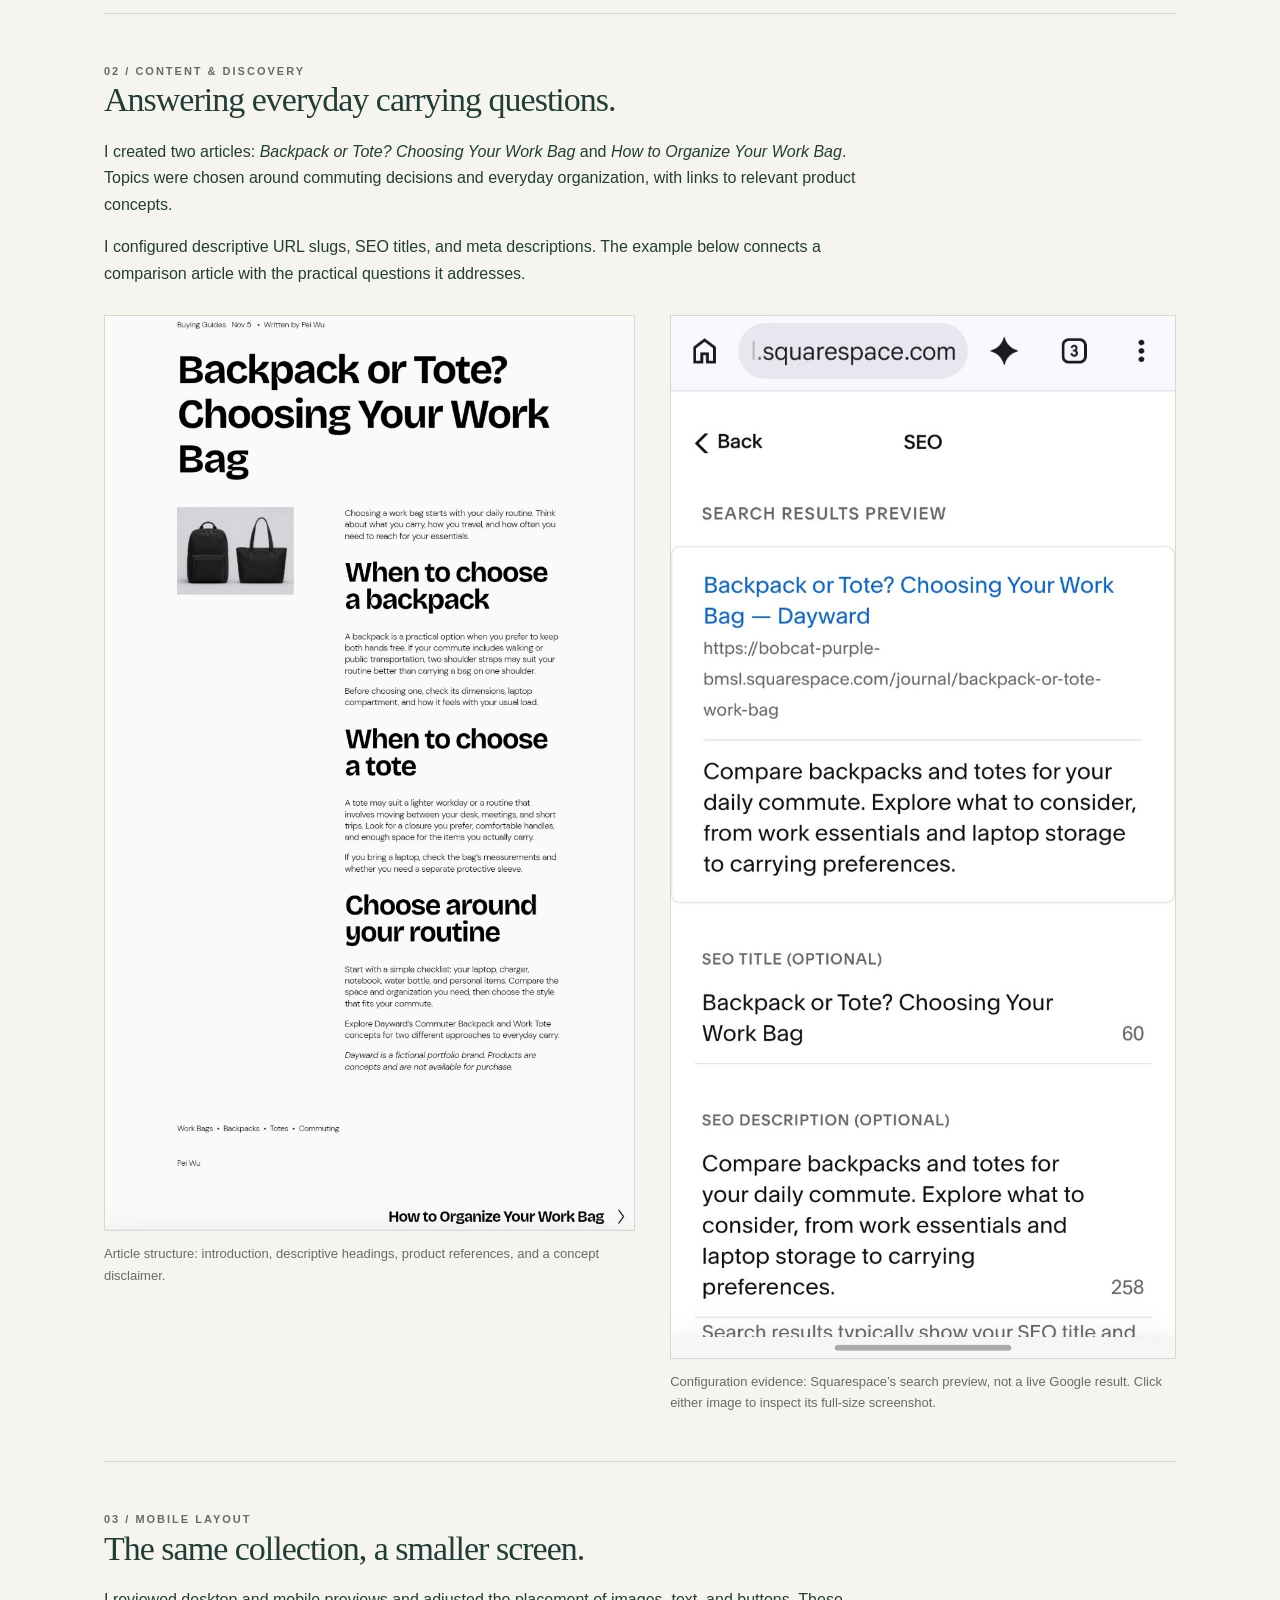
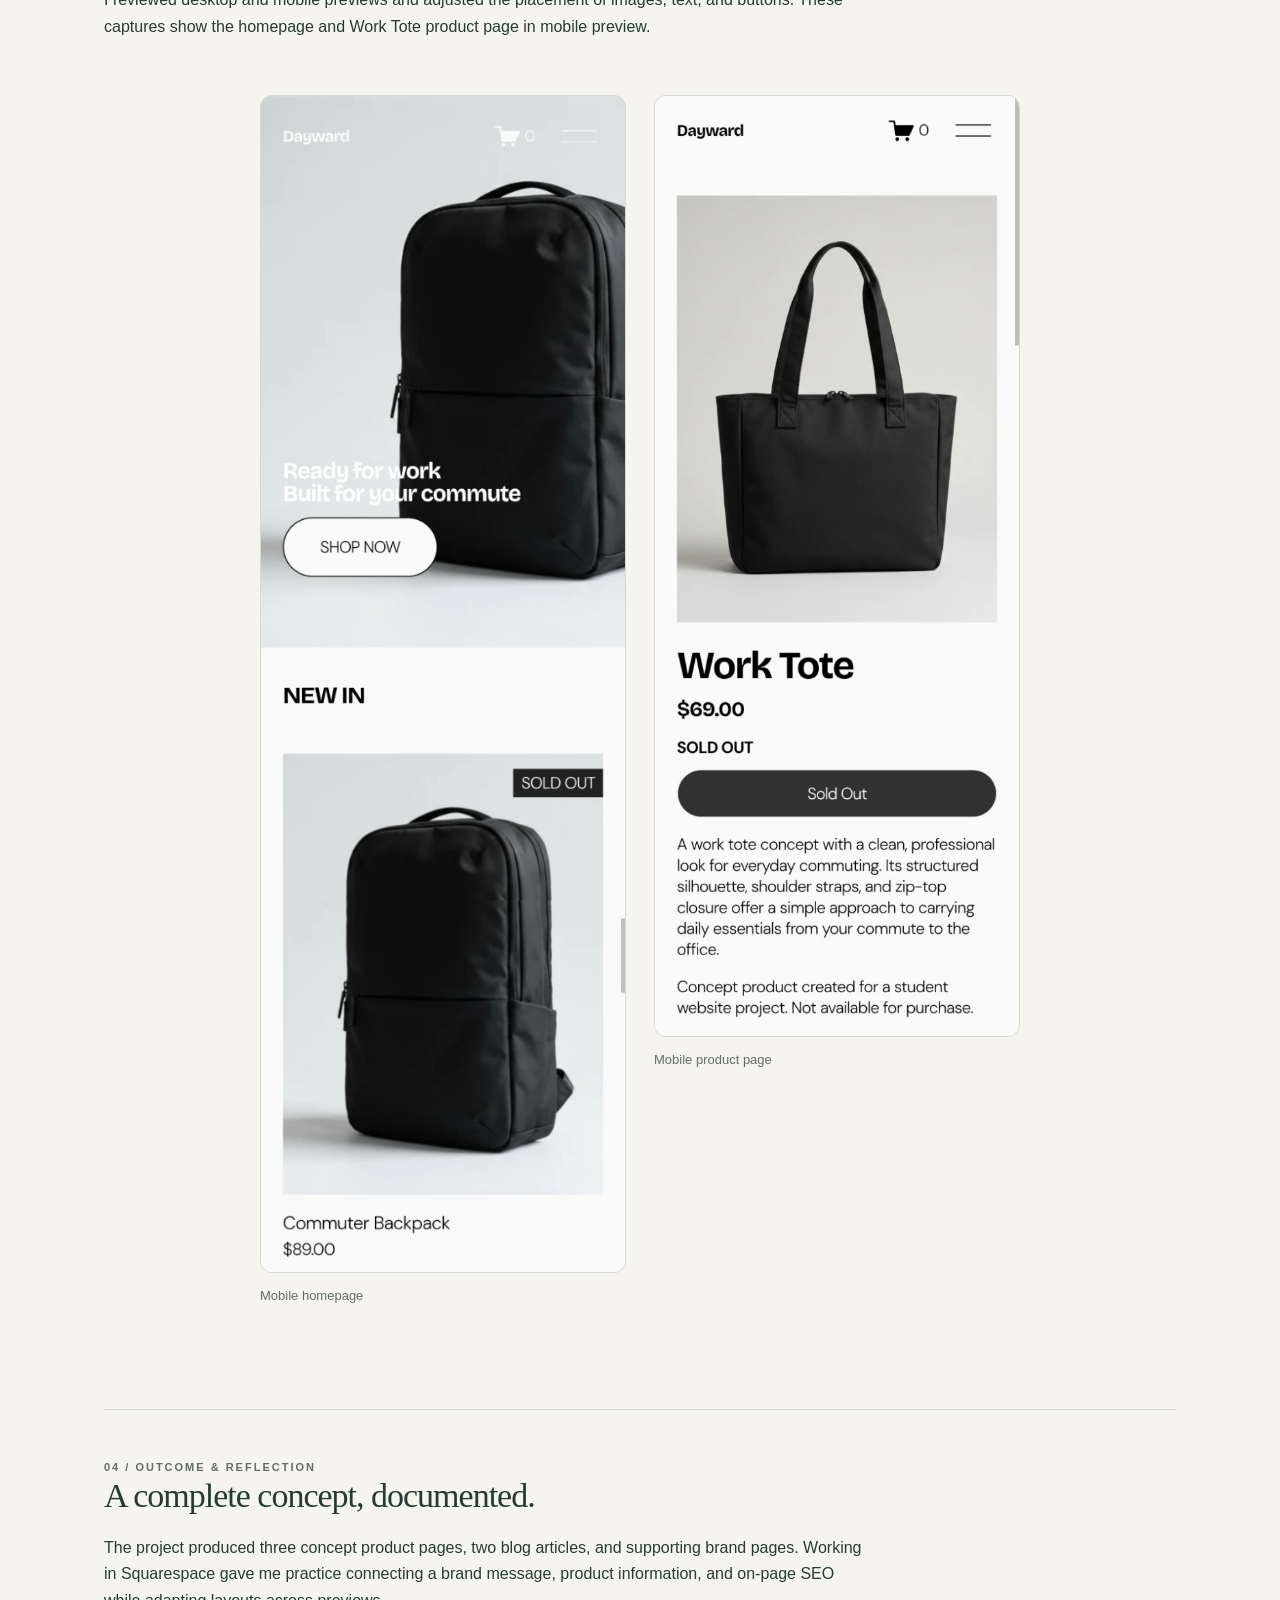
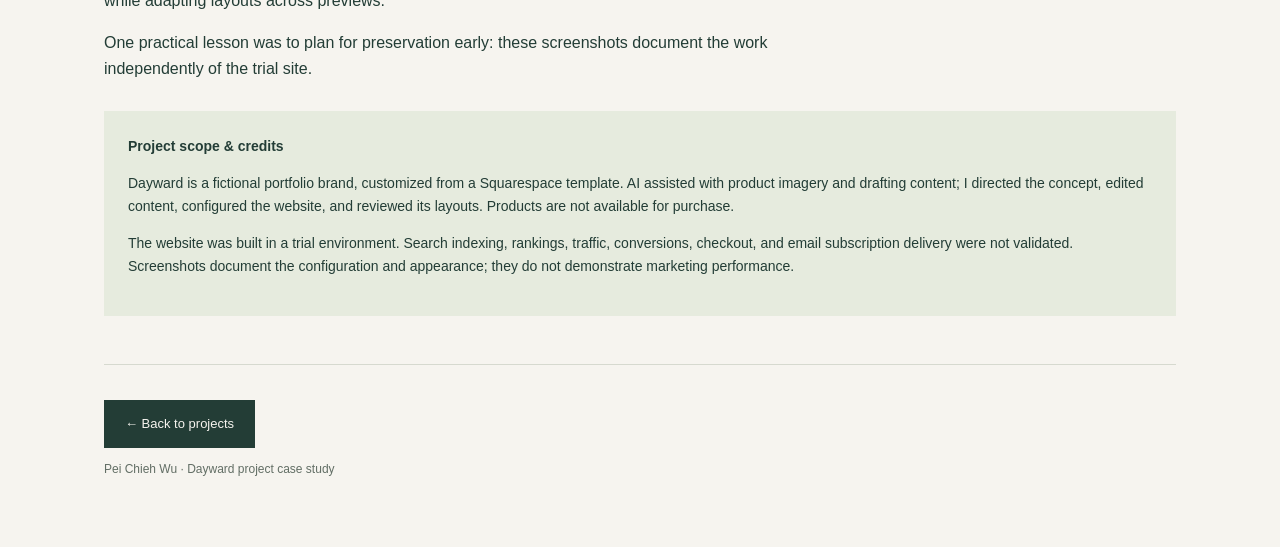
<file: dayward.html>
<!doctype html><html lang="en"><head><meta charset="utf-8"><meta name="viewport" content="width=device-width,initial-scale=1"><title>Dayward — Squarespace E-commerce & SEO | Pei Chieh Wu Portfolio</title><meta name="description" content="A Squarespace concept project by Pei Chieh Wu, exploring commuter bag product content, on-page SEO, and desktop and mobile layouts."><link rel="stylesheet" href="styles.css"><link rel="stylesheet" href="dayward.css"></head><body><header><nav class="nav" aria-label="Main navigation"><a class="brand" href="index.html">Pei Chieh Wu<span style="color:var(--accent)">.</span></a><a href="index.html#work">Back to projects ↗</a></nav></header><main><section class="case-hero"><div class="eyebrow">E-commerce · Content · On-page SEO</div><h1>Dayward<span style="color:var(--accent)">.</span></h1><p class="case-intro">An everyday carry concept for the journey from home to work.</p><p>I customized a Squarespace template to create a fictional bag and accessories brand for early-career professionals, connecting product storytelling with useful commuting content.</p><div class="case-meta"><div><strong>Platform</strong>Squarespace</div><div><strong>My work</strong>Template customization, content editing, SEO settings, and layout review</div><div><strong>Project</strong>Personal portfolio concept · November 2026</div></div></section><figure class="case-figure"><a href="assets/dayward/home.jpg" target="_blank" rel="noopener" aria-label="Open full screenshot: Dayward homepage with backpack hero and three concept products"><div class="case-frame home-crop"><img class="case-image" src="assets/dayward/home.jpg" alt="Dayward homepage with backpack hero and three concept products" loading="lazy"></div></a><figcaption>Homepage: a commuter-focused message introduces the three-product collection.</figcaption></figure><section class="case-section"><div class="eyebrow">01 / Brand & product experience</div><h2>A collection with a clear audience.</h2><div class="case-copy"><p>Dayward centers on three concepts: the Commuter Backpack, Work Tote, and Tech Organizer. A black, white, and gray palette keeps the products visually consistent.</p><p>I customized the Home, Shop, About, Journal, and Contact pages, and developed and edited copy with AI assistance. The product pages describe the intended use of each concept and make its fictional status explicit.</p></div><figure class="case-figure"><a href="assets/dayward/product.jpg" target="_blank" rel="noopener" aria-label="Open full screenshot: Commuter Backpack product page with description and concept disclaimer"><div class="case-frame "><img class="case-image" src="assets/dayward/product.jpg" alt="Commuter Backpack product page with description and concept disclaimer" loading="lazy"></div></a><figcaption>Product page: audience-focused copy, price, product image, and a portfolio disclaimer. Sold-out status prevents purchase in this concept.</figcaption></figure><details><summary>View the About page</summary><figure class="case-figure"><a href="assets/dayward/about.jpg" target="_blank" rel="noopener" aria-label="Open full screenshot: Dayward About page showing brand introduction and two bag images"><div class="case-frame "><img class="case-image" src="assets/dayward/about.jpg" alt="Dayward About page showing brand introduction and two bag images" loading="lazy"></div></a><figcaption>About page: the target audience, collection, and project context.</figcaption></figure></details></section><section class="case-section"><div class="eyebrow">02 / Content & discovery</div><h2>Answering everyday carrying questions.</h2><div class="case-copy"><p>I created two articles: <em>Backpack or Tote? Choosing Your Work Bag</em> and <em>How to Organize Your Work Bag</em>. Topics were chosen around commuting decisions and everyday organization, with links to relevant product concepts.</p><p>I configured descriptive URL slugs, SEO titles, and meta descriptions. The example below connects a comparison article with the practical questions it addresses.</p></div><div class="evidence"><figure class="case-figure"><a href="assets/dayward/article.jpg" target="_blank" rel="noopener" aria-label="Open full screenshot: Backpack or Tote article with comparison headings and explanatory text"><div class="case-frame "><img class="case-image" src="assets/dayward/article.jpg" alt="Backpack or Tote article with comparison headings and explanatory text" loading="lazy"></div></a><figcaption>Article structure: introduction, descriptive headings, product references, and a concept disclaimer.</figcaption></figure><figure class="case-figure"><a href="assets/dayward/seo.jpg" target="_blank" rel="noopener" aria-label="Open full screenshot: Squarespace SEO settings with article title URL and meta description"><div class="case-frame "><img class="case-image" src="assets/dayward/seo.jpg" alt="Squarespace SEO settings with article title URL and meta description" loading="lazy"></div></a><figcaption>Configuration evidence: Squarespace’s search preview, not a live Google result. Click either image to inspect its full-size screenshot.</figcaption></figure></div></section><section class="case-section"><div class="eyebrow">03 / Mobile layout</div><h2>The same collection, a smaller screen.</h2><div class="case-copy"><p>I reviewed desktop and mobile previews and adjusted the placement of images, text, and buttons. These captures show the homepage and Work Tote product page in mobile preview.</p></div><div class="mobile-pair"><figure class="case-figure"><a href="assets/dayward/mobile-home.jpg" target="_blank" rel="noopener" aria-label="Open full screenshot: Mobile preview of Dayward homepage and backpack product card"><div class="case-frame mobile-crop"><img class="case-image" src="assets/dayward/mobile-home.jpg" alt="Mobile preview of Dayward homepage and backpack product card" loading="lazy"></div></a><figcaption>Mobile homepage</figcaption></figure><figure class="case-figure"><a href="assets/dayward/mobile-product.jpg" target="_blank" rel="noopener" aria-label="Open full screenshot: Mobile Work Tote product image description price and disclaimer"><div class="case-frame mobile-crop"><img class="case-image" src="assets/dayward/mobile-product.jpg" alt="Mobile Work Tote product image description price and disclaimer" loading="lazy"></div></a><figcaption>Mobile product page</figcaption></figure></div></section><section class="case-section"><div class="eyebrow">04 / Outcome & reflection</div><h2>A complete concept, documented.</h2><div class="case-copy"><p>The project produced three concept product pages, two blog articles, and supporting brand pages. Working in Squarespace gave me practice connecting a brand message, product information, and on-page SEO while adapting layouts across previews.</p><p>One practical lesson was to plan for preservation early: these screenshots document the work independently of the trial site.</p></div><div class="case-note"><strong>Project scope & credits</strong><p>Dayward is a fictional portfolio brand, customized from a Squarespace template. AI assisted with product imagery and drafting content; I directed the concept, edited content, configured the website, and reviewed its layouts. Products are not available for purchase.</p><p>The website was built in a trial environment. Search indexing, rankings, traffic, conversions, checkout, and email subscription delivery were not validated. Screenshots document the configuration and appearance; they do not demonstrate marketing performance.</p></div></section><footer class="case-footer"><a class="btn primary" href="index.html#work">← Back to projects</a><p class="small">Pei Chieh Wu · Dayward project case study</p></footer></main></body></html>
</file>
<file: styles.css>
:root{--paper:#f6f4ef;--ink:#233d36;--muted:#626e65;--line:#d6d9cf;--accent:#cb552e;--green:#e6ebde}*{box-sizing:border-box}html{scroll-behavior:smooth;scroll-padding-top:90px}body{margin:0;background:var(--paper);color:var(--ink);font:16px/1.65 Arial,sans-serif}a{color:inherit}button{font:inherit;cursor:pointer}header{position:sticky;top:0;background:#f6f4eff5;border-bottom:1px solid var(--line);z-index:10}.nav{max-width:1200px;margin:auto;display:flex;align-items:center;justify-content:space-between;padding:20px 5%}.brand{font-family:Georgia,serif;font-size:25px;text-decoration:none}.navlinks{display:flex;gap:26px;font-size:13px}.navlinks a{text-decoration:none}.navlinks a:hover{color:var(--accent)}main{max-width:1200px;margin:auto;padding:0 5%}.eyebrow{text-transform:uppercase;letter-spacing:2px;font-size:11px;font-weight:bold;color:var(--muted)}.hero{padding:85px 0 65px;display:grid;grid-template-columns:1.45fr 1fr;gap:60px;align-items:center}h1{font:clamp(48px,6.2vw,78px)/1.08 Georgia,serif;letter-spacing:-3px;margin:20px 0 25px}h1 em{font-weight:normal;color:var(--accent)}.intro{max-width:510px;color:var(--muted);font-size:17px}.btn{display:inline-block;padding:12px 20px;border:1px solid var(--ink);text-decoration:none;font-size:13px;background:transparent}.btn.primary{background:var(--ink);color:var(--paper)}.actions{display:flex;gap:12px;margin-top:30px;flex-wrap:wrap}.art{background:var(--green);aspect-ratio:1;position:relative;overflow:hidden;border-radius:48% 48% 3px 3px;display:grid;place-items:center}.art svg{width:88%;height:88%}.art-label{position:absolute;bottom:24px;left:30px;font:italic 14px Georgia,serif}.strip{display:flex;gap:24px;flex-wrap:wrap;border-block:1px solid var(--line);padding:17px 0;font-size:11px;letter-spacing:1px;text-transform:uppercase}.strip span:before{content:'↗';color:var(--accent);margin-right:10px}.section{padding:68px 0;border-bottom:1px solid var(--line)}.section-head{display:flex;justify-content:space-between;align-items:end;gap:20px;margin-bottom:25px}h2{font:40px/1.1 Georgia,serif;margin:8px 0 0;letter-spacing:-1px}.section-head p{max-width:370px;color:var(--muted);font-size:14px}.filters{display:flex;gap:8px;flex-wrap:wrap;margin:25px 0}.filter{border:1px solid var(--line);padding:7px 14px;border-radius:30px;background:transparent;font-size:12px}.filter[aria-pressed=true]{background:var(--ink);color:white;border-color:var(--ink)}.grid{display:grid;grid-template-columns:1fr 1fr;gap:24px}.project{border:1px solid var(--line);background:#faf9f5;min-width:0}.visual{height:200px;padding:26px;position:relative;overflow:hidden;display:flex;align-items:center;justify-content:center}.visual .number{position:absolute;top:18px;left:22px;font:12px monospace;opacity:.65}.visual .word{font:italic 36px Georgia,serif;letter-spacing:-1px}.bars{display:flex;align-items:end;gap:14px;height:100px}.bars i{display:block;width:32px;border-radius:4px 4px 0 0;background:#456a56}.bars i:nth-child(2){height:80px!important;background:#cb552e}.orbit{width:115px;height:115px;border:1px solid currentColor;border-radius:50%;position:relative}.orbit:before,.orbit:after{content:'';position:absolute;border:1px solid currentColor;border-radius:50%;inset:12px -30px;transform:rotate(50deg)}.orbit:after{transform:rotate(-50deg)}.body{padding:24px}.meta{font-size:10px;text-transform:uppercase;letter-spacing:1px;color:var(--muted)}h3{font:25px/1.25 Georgia,serif;margin:10px 0}.body>p{color:var(--muted);font-size:14px;min-height:65px}.tags{display:flex;gap:6px;flex-wrap:wrap;margin:18px 0}.tag{font-size:10px;border:1px solid var(--line);padding:3px 8px}.details-tools{display:flex;gap:14px;justify-content:flex-end;margin:0 0 18px}.text-button{border:0;border-bottom:1px solid var(--line);background:transparent;padding:3px 0;font-size:12px;color:var(--muted)}details{border-top:1px solid var(--line);font-size:13px}summary{cursor:pointer;padding:13px 0;font-weight:600;list-style:none;display:flex;justify-content:space-between;gap:12px}summary:after{content:'+';font-weight:normal;font-size:18px;line-height:1}details[open]>summary:after{content:'−'}details p{color:var(--muted);margin:0 0 17px}details ul{padding-left:19px;color:var(--muted)}.journal{display:grid;grid-template-columns:1fr 1.5fr;gap:65px}.journal p{color:var(--muted);font-size:14px}.note{border-top:1px solid var(--line)}.note summary{padding:20px 0;font:21px Georgia,serif}.note p{font-size:14px}.about{display:grid;grid-template-columns:1fr 1fr;gap:65px}.about p{color:var(--muted)}.timeline{border-left:1px solid var(--line);padding-left:24px}.timeline article{margin-bottom:24px}.timeline h3{font-size:20px}.timeline p{font-size:13px;margin:5px 0}.contact{padding:70px 0;display:flex;justify-content:space-between;align-items:center;gap:25px}.contact h2{font-size:42px}.contact a{overflow-wrap:anywhere}.footer{border-top:1px solid var(--line);padding:22px 0;color:var(--muted);display:flex;justify-content:space-between;font-size:11px}.small{font-size:12px;color:var(--muted)}:focus-visible{outline:3px solid var(--accent);outline-offset:4px}[hidden]{display:none!important}@media(max-width:720px){.nav{padding:16px 5%}.navlinks{gap:14px;font-size:11px}.brand{font-size:21px}.hero{grid-template-columns:1fr;padding:45px 0;gap:30px}h1{letter-spacing:-2px}.art{max-width:340px;width:100%;margin:auto;aspect-ratio:1.2}.grid,.journal,.about{grid-template-columns:1fr;gap:24px}.section{padding:45px 0}.section-head{display:block}.section-head p{margin-top:18px}.visual{height:170px}.contact{display:block}.contact .btn{margin-top:25px}.strip{gap:13px;font-size:9px}.footer{gap:20px}.body>p{min-height:0}}
.visual:has(.project-image){height:260px;background:white!important;padding:15px}.visual:has(.project-image) .number{display:none}.project-image{width:100%;height:100%;object-fit:contain}.gallery-grid{display:grid;grid-template-columns:1fr 1fr;gap:12px;padding-bottom:20px}.gallery-grid figure{margin:0}.gallery-grid img{width:100%;height:auto;display:block}.gallery-grid figcaption{font-size:12px;padding-top:7px}@media(max-width:420px){.gallery-grid{grid-template-columns:1fr}}
.cert-grid{display:grid;grid-template-columns:repeat(3,1fr);gap:16px}.cert{border:1px solid var(--line);padding:24px;display:flex;flex-direction:column;align-items:flex-start}.cert h3{font-size:22px}.cert a{font-size:12px;margin-top:auto;padding-top:15px;text-underline-offset:5px}.cert .small{margin:4px 0 12px}@media(max-width:850px){.cert-grid{grid-template-columns:1fr 1fr}.navlinks{flex-wrap:wrap;justify-content:flex-end;gap:8px 14px}.nav{gap:14px}}@media(max-width:500px){.cert-grid{grid-template-columns:1fr}.brand{flex-shrink:0}.navlinks{font-size:10px}}
.brand-project .visual:has(.project-image){height:220px;padding:45px}.brand-project .project-image{max-width:300px;max-height:140px}.brand-project .project-image[src$="github-logo.svg"]{max-width:125px;max-height:125px}.brand-project .project-image[src$="stukent-logo.jpg"]{max-width:210px;max-height:210px}.brand-project .visual:has(img[src$="stukent-logo.jpg"]){padding:5px}@media(max-width:720px){.brand-project .visual:has(.project-image){height:190px;padding:30px}}
.brand-project .project-image[src$="uno-campus.png"]{max-width:160px;max-height:160px}.brand-project .project-image[src$="github-logo.svg"]{max-width:220px;max-height:130px}
</file>
<file: Pei_GitHub_Pages_Ready/styles.css>
:root{--paper:#f6f4ef;--ink:#233d36;--muted:#626e65;--line:#d6d9cf;--accent:#cb552e;--green:#e6ebde}*{box-sizing:border-box}html{scroll-behavior:smooth;scroll-padding-top:90px}body{margin:0;background:var(--paper);color:var(--ink);font:16px/1.65 Arial,sans-serif}a{color:inherit}button{font:inherit;cursor:pointer}header{position:sticky;top:0;background:#f6f4eff5;border-bottom:1px solid var(--line);z-index:10}.nav{max-width:1200px;margin:auto;display:flex;align-items:center;justify-content:space-between;padding:20px 5%}.brand{font-family:Georgia,serif;font-size:25px;text-decoration:none}.navlinks{display:flex;gap:26px;font-size:13px}.navlinks a{text-decoration:none}.navlinks a:hover{color:var(--accent)}main{max-width:1200px;margin:auto;padding:0 5%}.eyebrow{text-transform:uppercase;letter-spacing:2px;font-size:11px;font-weight:bold;color:var(--muted)}.hero{padding:85px 0 65px;display:grid;grid-template-columns:1.45fr 1fr;gap:60px;align-items:center}h1{font:clamp(48px,6.2vw,78px)/1.08 Georgia,serif;letter-spacing:-3px;margin:20px 0 25px}h1 em{font-weight:normal;color:var(--accent)}.intro{max-width:510px;color:var(--muted);font-size:17px}.btn{display:inline-block;padding:12px 20px;border:1px solid var(--ink);text-decoration:none;font-size:13px;background:transparent}.btn.primary{background:var(--ink);color:var(--paper)}.actions{display:flex;gap:12px;margin-top:30px;flex-wrap:wrap}.art{background:var(--green);aspect-ratio:1;position:relative;overflow:hidden;border-radius:48% 48% 3px 3px;display:grid;place-items:center}.art svg{width:88%;height:88%}.art-label{position:absolute;bottom:24px;left:30px;font:italic 14px Georgia,serif}.strip{display:flex;gap:24px;flex-wrap:wrap;border-block:1px solid var(--line);padding:17px 0;font-size:11px;letter-spacing:1px;text-transform:uppercase}.strip span:before{content:'↗';color:var(--accent);margin-right:10px}.section{padding:68px 0;border-bottom:1px solid var(--line)}.section-head{display:flex;justify-content:space-between;align-items:end;gap:20px;margin-bottom:25px}h2{font:40px/1.1 Georgia,serif;margin:8px 0 0;letter-spacing:-1px}.section-head p{max-width:370px;color:var(--muted);font-size:14px}.filters{display:flex;gap:8px;flex-wrap:wrap;margin:25px 0}.filter{border:1px solid var(--line);padding:7px 14px;border-radius:30px;background:transparent;font-size:12px}.filter[aria-pressed=true]{background:var(--ink);color:white;border-color:var(--ink)}.grid{display:grid;grid-template-columns:1fr 1fr;gap:24px}.project{border:1px solid var(--line);background:#faf9f5;min-width:0}.visual{height:200px;padding:26px;position:relative;overflow:hidden;display:flex;align-items:center;justify-content:center}.visual .number{position:absolute;top:18px;left:22px;font:12px monospace;opacity:.65}.visual .word{font:italic 36px Georgia,serif;letter-spacing:-1px}.bars{display:flex;align-items:end;gap:14px;height:100px}.bars i{display:block;width:32px;border-radius:4px 4px 0 0;background:#456a56}.bars i:nth-child(2){height:80px!important;background:#cb552e}.orbit{width:115px;height:115px;border:1px solid currentColor;border-radius:50%;position:relative}.orbit:before,.orbit:after{content:'';position:absolute;border:1px solid currentColor;border-radius:50%;inset:12px -30px;transform:rotate(50deg)}.orbit:after{transform:rotate(-50deg)}.body{padding:24px}.meta{font-size:10px;text-transform:uppercase;letter-spacing:1px;color:var(--muted)}h3{font:25px/1.25 Georgia,serif;margin:10px 0}.body>p{color:var(--muted);font-size:14px;min-height:65px}.tags{display:flex;gap:6px;flex-wrap:wrap;margin:18px 0}.tag{font-size:10px;border:1px solid var(--line);padding:3px 8px}.details-tools{display:flex;gap:14px;justify-content:flex-end;margin:0 0 18px}.text-button{border:0;border-bottom:1px solid var(--line);background:transparent;padding:3px 0;font-size:12px;color:var(--muted)}details{border-top:1px solid var(--line);font-size:13px}summary{cursor:pointer;padding:13px 0;font-weight:600;list-style:none;display:flex;justify-content:space-between;gap:12px}summary:after{content:'+';font-weight:normal;font-size:18px;line-height:1}details[open]>summary:after{content:'−'}details p{color:var(--muted);margin:0 0 17px}details ul{padding-left:19px;color:var(--muted)}.journal{display:grid;grid-template-columns:1fr 1.5fr;gap:65px}.journal p{color:var(--muted);font-size:14px}.note{border-top:1px solid var(--line)}.note summary{padding:20px 0;font:21px Georgia,serif}.note p{font-size:14px}.about{display:grid;grid-template-columns:1fr 1fr;gap:65px}.about p{color:var(--muted)}.timeline{border-left:1px solid var(--line);padding-left:24px}.timeline article{margin-bottom:24px}.timeline h3{font-size:20px}.timeline p{font-size:13px;margin:5px 0}.contact{padding:70px 0;display:flex;justify-content:space-between;align-items:center;gap:25px}.contact h2{font-size:42px}.contact a{overflow-wrap:anywhere}.footer{border-top:1px solid var(--line);padding:22px 0;color:var(--muted);display:flex;justify-content:space-between;font-size:11px}.small{font-size:12px;color:var(--muted)}:focus-visible{outline:3px solid var(--accent);outline-offset:4px}[hidden]{display:none!important}@media(max-width:720px){.nav{padding:16px 5%}.navlinks{gap:14px;font-size:11px}.brand{font-size:21px}.hero{grid-template-columns:1fr;padding:45px 0;gap:30px}h1{letter-spacing:-2px}.art{max-width:340px;width:100%;margin:auto;aspect-ratio:1.2}.grid,.journal,.about{grid-template-columns:1fr;gap:24px}.section{padding:45px 0}.section-head{display:block}.section-head p{margin-top:18px}.visual{height:170px}.contact{display:block}.contact .btn{margin-top:25px}.strip{gap:13px;font-size:9px}.footer{gap:20px}.body>p{min-height:0}}
.visual:has(.project-image){height:260px;background:white!important;padding:15px}.visual:has(.project-image) .number{display:none}.project-image{width:100%;height:100%;object-fit:contain}.gallery-grid{display:grid;grid-template-columns:1fr 1fr;gap:12px;padding-bottom:20px}.gallery-grid figure{margin:0}.gallery-grid img{width:100%;height:auto;display:block}.gallery-grid figcaption{font-size:12px;padding-top:7px}@media(max-width:420px){.gallery-grid{grid-template-columns:1fr}}
.cert-grid{display:grid;grid-template-columns:repeat(3,1fr);gap:16px}.cert{border:1px solid var(--line);padding:24px;display:flex;flex-direction:column;align-items:flex-start}.cert h3{font-size:22px}.cert a{font-size:12px;margin-top:auto;padding-top:15px;text-underline-offset:5px}.cert .small{margin:4px 0 12px}@media(max-width:850px){.cert-grid{grid-template-columns:1fr 1fr}.navlinks{flex-wrap:wrap;justify-content:flex-end;gap:8px 14px}.nav{gap:14px}}@media(max-width:500px){.cert-grid{grid-template-columns:1fr}.brand{flex-shrink:0}.navlinks{font-size:10px}}
.brand-project .visual:has(.project-image){height:220px;padding:45px}.brand-project .project-image{max-width:300px;max-height:140px}.brand-project .project-image[src$="github-logo.svg"]{max-width:125px;max-height:125px}.brand-project .project-image[src$="stukent-logo.jpg"]{max-width:210px;max-height:210px}.brand-project .visual:has(img[src$="stukent-logo.jpg"]){padding:5px}@media(max-width:720px){.brand-project .visual:has(.project-image){height:190px;padding:30px}}
.brand-project .project-image[src$="uno-campus.png"]{max-width:160px;max-height:160px}.brand-project .project-image[src$="github-logo.svg"]{max-width:220px;max-height:130px}
</file>
<file: dayward.css>
.case-hero{padding:65px 0 35px;max-width:850px}.case-hero h1{font-size:clamp(50px,8vw,90px)}.case-intro{font-size:20px;color:var(--muted);max-width:760px}.case-meta{display:flex;gap:35px;flex-wrap:wrap;margin:28px 0}.case-meta div{max-width:290px}.case-meta strong{display:block;font-size:11px;text-transform:uppercase;letter-spacing:1.5px}.case-section{padding:48px 0;border-top:1px solid var(--line)}.case-section h2{font:34px/1.2 Georgia,serif;margin:0 0 18px}.case-copy{max-width:760px;margin-bottom:28px}.case-image{display:block;width:100%;height:auto;background:white}.case-figure{margin:25px 0}.case-figure figcaption{font-size:13px;color:var(--muted);padding-top:12px}.case-frame{overflow:hidden;background:#fff;border:1px solid var(--line)}.home-crop{aspect-ratio:638/770}.home-crop img{margin-top:-30.4%}.mobile-pair{display:grid;grid-template-columns:1fr 1fr;gap:28px;max-width:760px;margin:30px auto;align-items:start}.mobile-crop img{margin-top:-31%}.mobile-crop{border-radius:12px}.evidence{display:grid;grid-template-columns:1.05fr 1fr;gap:35px;align-items:start}.evidence .case-figure{margin:0}.case-note{background:var(--green);padding:24px;font-size:14px}.case-back{display:inline-block;margin-bottom:20px}.case-footer{padding:35px 0 55px;border-top:1px solid var(--line)}@media(max-width:650px){.evidence{grid-template-columns:1fr}.mobile-pair{gap:12px}.case-hero{padding-top:38px}.case-intro{font-size:17px}.case-section{padding:32px 0}.case-section h2{font-size:29px}}
</file>
